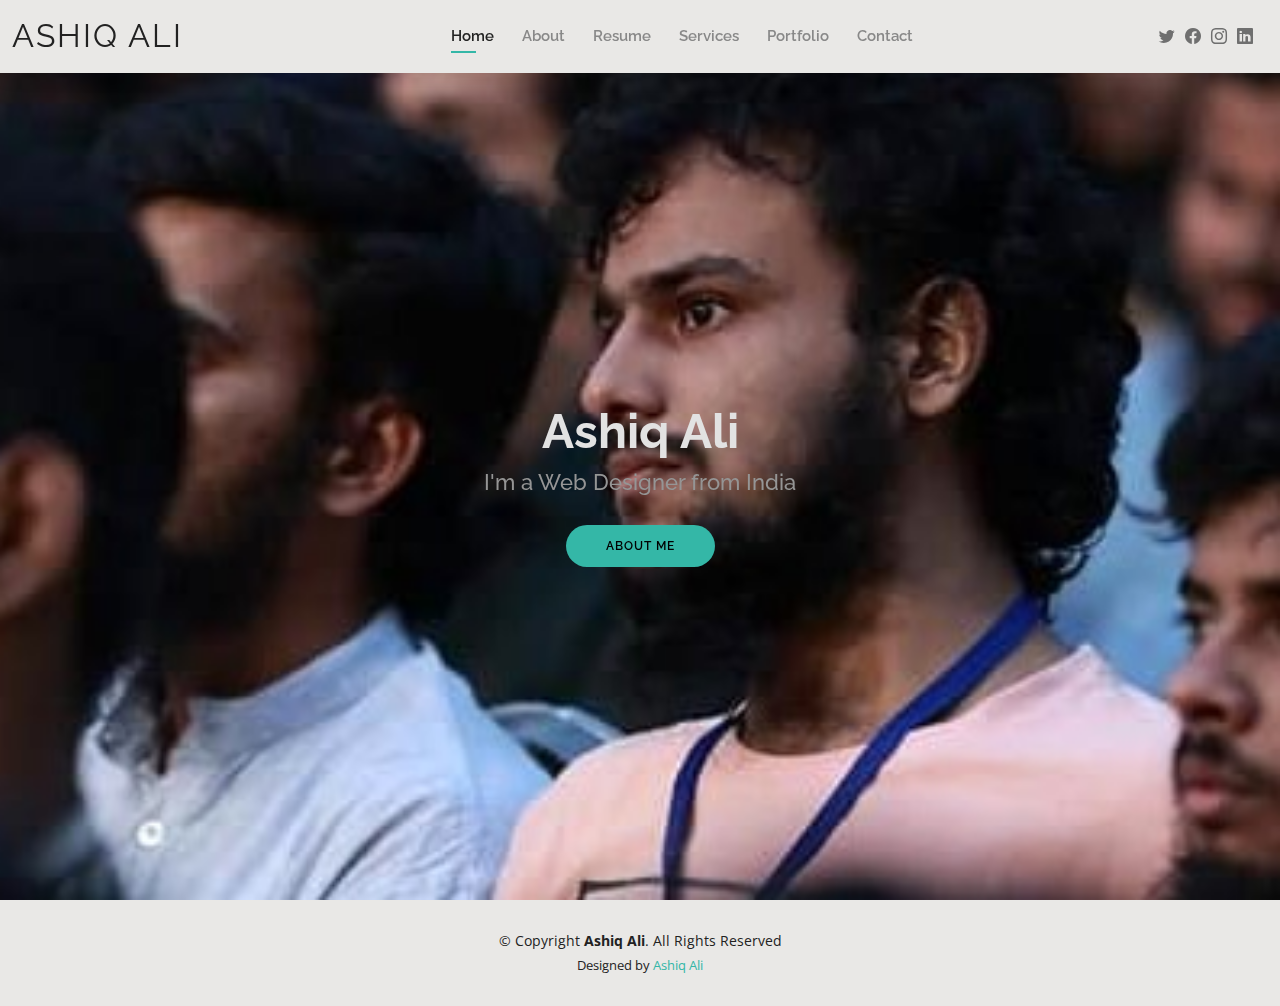
<file: index.html>
<!DOCTYPE html>
<html lang="en">

<head>
  <meta charset="utf-8">
  <meta content="width=device-width, initial-scale=1.0" name="viewport">

  <title>Kelly Bootstrap Template - Index</title>
  <meta content="" name="description">
  <meta content="" name="keywords">

  <!-- Favicons -->
  <link href="assets/img/favicon.png" rel="icon">
  <link href="assets/img/apple-touch-icon.png" rel="apple-touch-icon">

  <!-- Google Fonts -->
  <link
    href="https://fonts.googleapis.com/css?family=Open+Sans:300,300i,400,400i,600,600i,700,700i|Raleway:300,300i,400,400i,500,500i,600,600i,700,700i|Poppins:300,300i,400,400i,500,500i,600,600i,700,700i&display=swap"
    rel="stylesheet">

  <!-- Vendor CSS Files -->
  <link href="assets/vendor/aos/aos.css" rel="stylesheet">
  <link href="assets/vendor/bootstrap/css/bootstrap.min.css" rel="stylesheet">
  <link href="assets/vendor/bootstrap-icons/bootstrap-icons.css" rel="stylesheet">
  <link href="assets/vendor/boxicons/css/boxicons.min.css" rel="stylesheet">
  <link href="assets/vendor/glightbox/css/glightbox.min.css" rel="stylesheet">
  <link href="assets/vendor/swiper/swiper-bundle.min.css" rel="stylesheet">

  <!-- Template Main CSS File -->
  <link href="assets/css/style.css" rel="stylesheet">

  <!-- =======================================================
  * Template Name: Kelly
  * Updated: Jul 27 2023 with Bootstrap v5.3.1
  * Template URL: https://bootstrapmade.com/kelly-free-bootstrap-cv-resume-html-template/
  * Author: BootstrapMade.com
  * License: https://bootstrapmade.com/license/
  ======================================================== -->
</head>

<body>

  <!-- ======= Header ======= -->
  <header id="header" class="fixed-top">
    <div class="container-fluid d-flex justify-content-between align-items-center">

      <h1 class="logo me-auto me-lg-0"><a href="index.html">ASHIQ ALI</a></h1>
      <!-- Uncomment below if you prefer to use an image logo -->
      <!-- <a href="index.html" class="logo"><img src="assets/img/logo.png" alt="" class="img-fluid"></a>-->

      <nav id="navbar" class="navbar order-last order-lg-0">
        <ul>
          <li><a class="active" href="index.html">Home</a></li>
          <li><a href="about.html">About</a></li>
          <li><a href="resume.html">Resume</a></li>
          <li><a href="services.html">Services</a></li>
          <li><a href="portfolio.html">Portfolio</a></li>
          <li><a href="contact.html">Contact</a></li>
        </ul>
        <i class="bi bi-list mobile-nav-toggle"></i>
      </nav><!-- .navbar -->

      <div class="header-social-links">
        <a href="https://twitter.com/ashiqalit" class="twitter" target="_blank"><i class="bi bi-twitter"></i></a>
        <a href="https://www.facebook.com/ashiqalit/" class="facebook" target="_blank"><i class="bi bi-facebook"></i></a>
        <a href="https://www.instagram.com/ashiqali698/" class="instagram" target="_blank"><i class="bi bi-instagram"></i></a>
        <a href="https://www.linkedin.com/in/ashiqalit/" class="linkedin" target="_blank"><i class="bi bi-linkedin"></i></i></a>
      </div>

    </div>

  </header><!-- End Header -->

  <!-- ======= Hero Section ======= -->
  <section id="hero" class="d-flex align-items-center">
    <div class="container d-flex flex-column align-items-center" data-aos="zoom-in" data-aos-delay="100">
      <h1>Ashiq Ali</h1>
      <h2>I'm a Web Designer from India</h2>
      <a href="about.html" class="btn-about">About Me</a>
    </div>
  </section><!-- End Hero -->

  <!-- ======= Footer ======= -->
  <footer id="footer">
    <div class="container">
      <div class="copyright">
        &copy; Copyright <strong><span>Ashiq Ali</span></strong>. All Rights Reserved
      </div>
      <div class="credits">
        <!-- All the links in the footer should remain intact. -->
        <!-- You can delete the links only if you purchased the pro version. -->
        <!-- Licensing information: https://bootstrapmade.com/license/ -->
        <!-- Purchase the pro version with working PHP/AJAX contact form: https://bootstrapmade.com/kelly-free-bootstrap-cv-resume-html-template/ -->
        Designed by <a href="#">Ashiq Ali</a>
      </div>
    </div>
  </footer><!-- End  Footer -->

  <div id="preloader"></div>
  <a href="#" class="back-to-top d-flex align-items-center justify-content-center"><i
      class="bi bi-arrow-up-short"></i></a>

  <!-- Vendor JS Files -->
  <script src="assets/vendor/purecounter/purecounter_vanilla.js"></script>
  <script src="assets/vendor/aos/aos.js"></script>
  <script src="assets/vendor/bootstrap/js/bootstrap.bundle.min.js"></script>
  <script src="assets/vendor/glightbox/js/glightbox.min.js"></script>
  <script src="assets/vendor/isotope-layout/isotope.pkgd.min.js"></script>
  <script src="assets/vendor/swiper/swiper-bundle.min.js"></script>
  <script src="assets/vendor/waypoints/noframework.waypoints.js"></script>
  <script src="assets/vendor/php-email-form/validate.js"></script>

  <!-- Template Main JS File -->
  <script src="assets/js/main.js"></script>

</body>

</html>
</file>
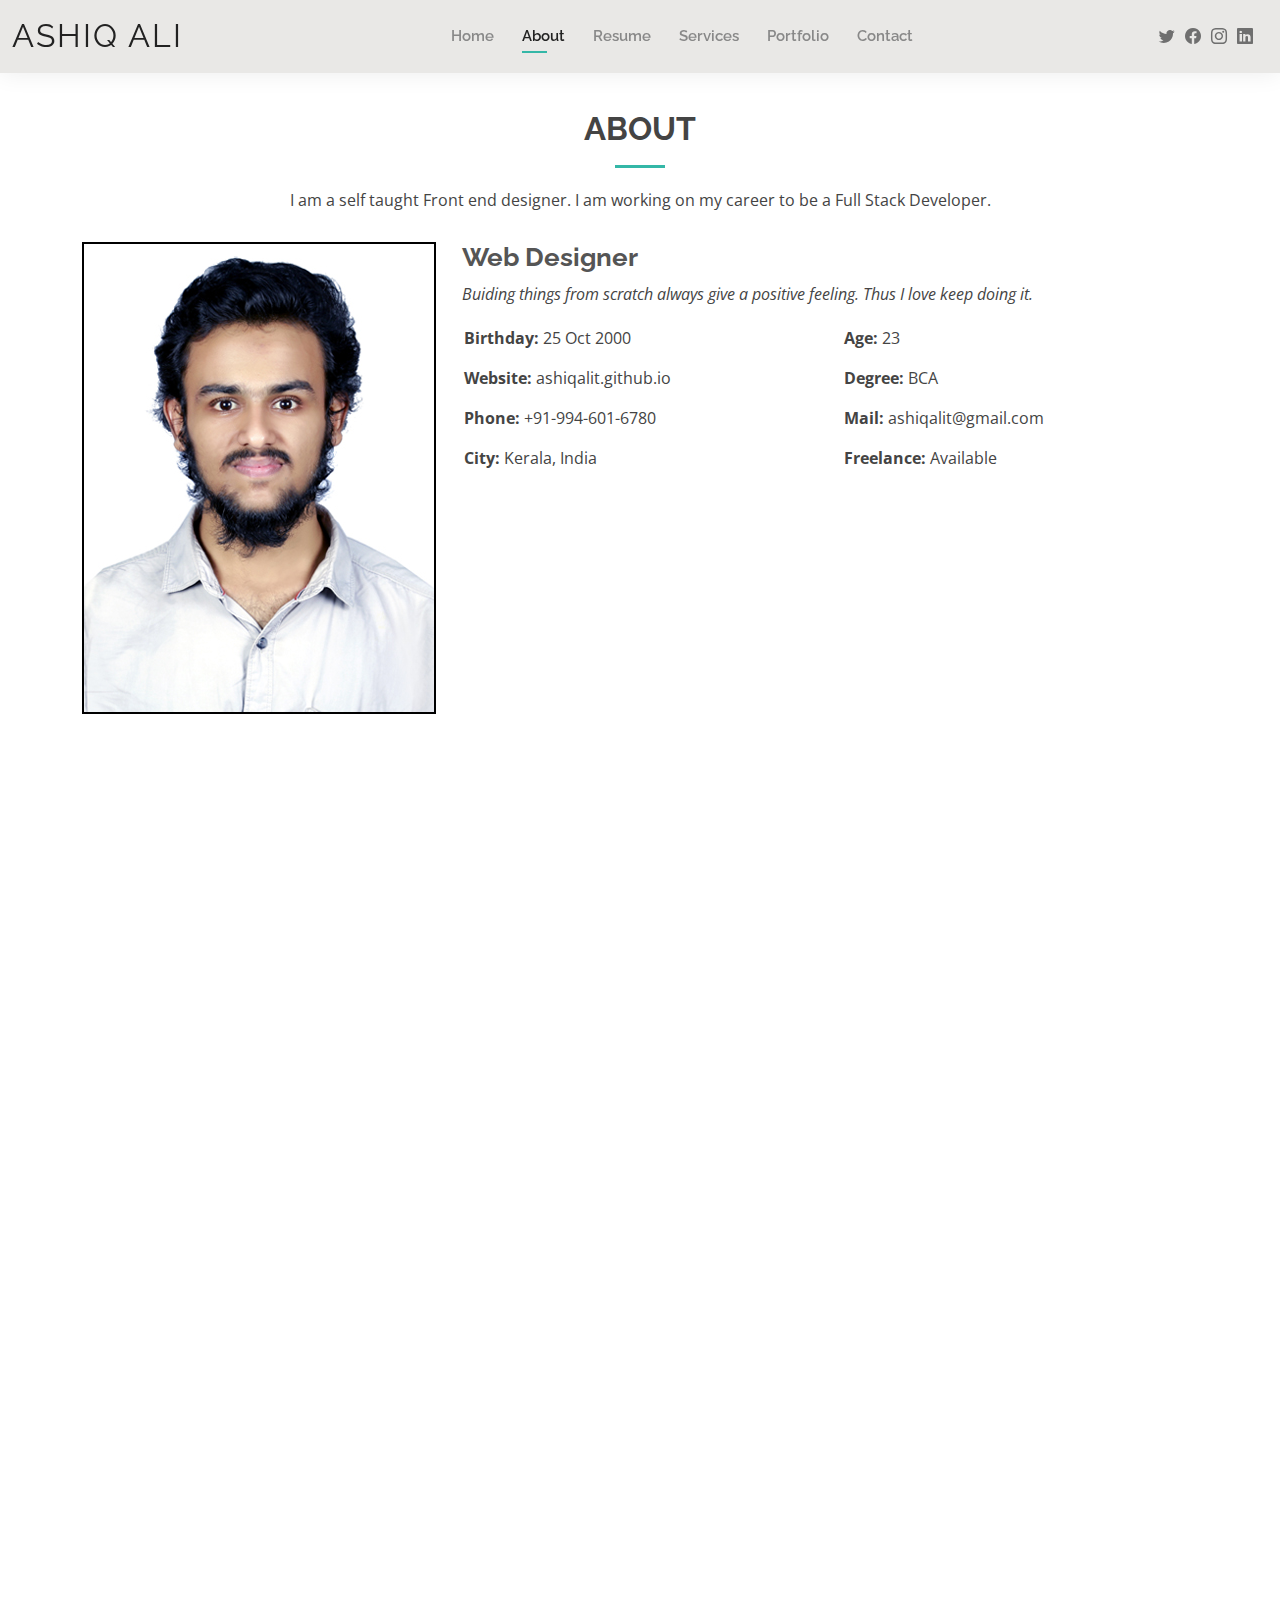
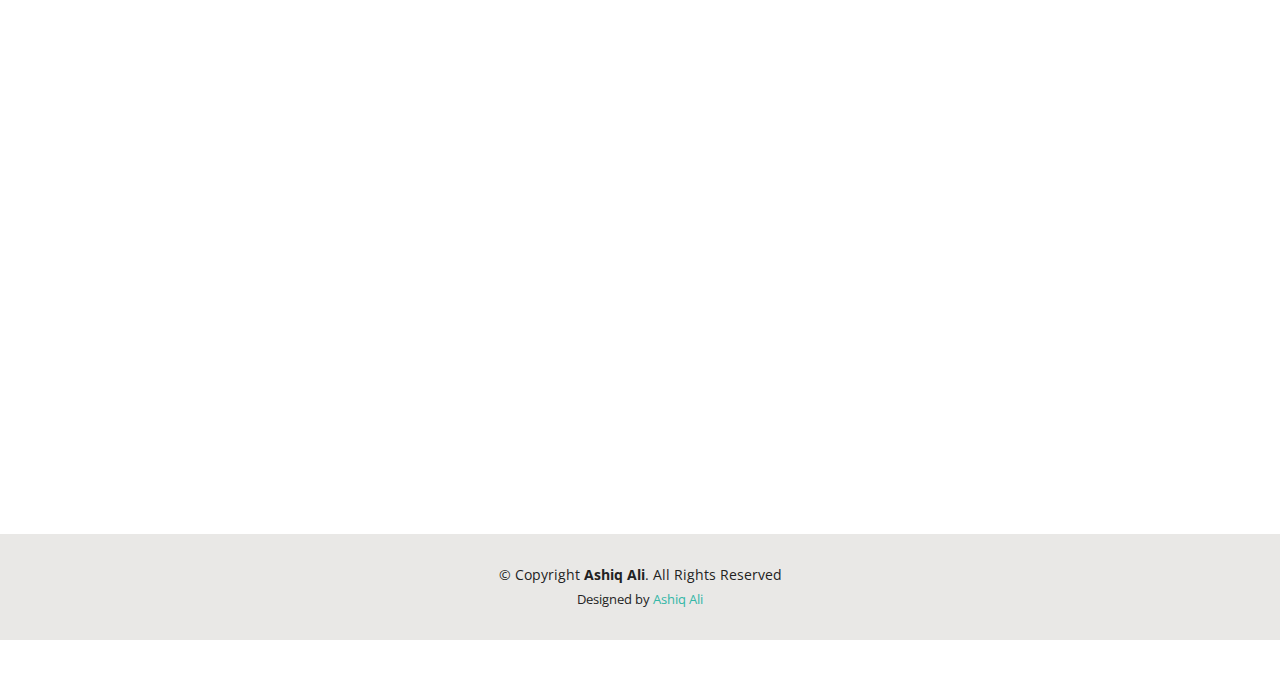
<file: about.html>
<!DOCTYPE html>
<html lang="en">

<head>
  <meta charset="utf-8">
  <meta content="width=device-width, initial-scale=1.0" name="viewport">

  <title>About - Kelly Bootstrap Template</title>
  <meta content="" name="description">
  <meta content="" name="keywords">

  <!-- Favicons -->
  <link href="assets/img/favicon.png" rel="icon">
  <link href="assets/img/apple-touch-icon.png" rel="apple-touch-icon">

  <!-- Google Fonts -->
  <link href="https://fonts.googleapis.com/css?family=Open+Sans:300,300i,400,400i,600,600i,700,700i|Raleway:300,300i,400,400i,500,500i,600,600i,700,700i|Poppins:300,300i,400,400i,500,500i,600,600i,700,700i&display=swap" rel="stylesheet">

  <!-- Vendor CSS Files -->
  <link href="assets/vendor/aos/aos.css" rel="stylesheet">
  <link href="assets/vendor/bootstrap/css/bootstrap.min.css" rel="stylesheet">
  <link href="assets/vendor/bootstrap-icons/bootstrap-icons.css" rel="stylesheet">
  <link href="assets/vendor/boxicons/css/boxicons.min.css" rel="stylesheet">
  <link href="assets/vendor/glightbox/css/glightbox.min.css" rel="stylesheet">
  <link href="assets/vendor/swiper/swiper-bundle.min.css" rel="stylesheet">

  <!-- Template Main CSS File -->
  <link href="assets/css/style.css" rel="stylesheet">

  <!-- =======================================================
  * Template Name: Kelly
  * Updated: Jul 27 2023 with Bootstrap v5.3.1
  * Template URL: https://bootstrapmade.com/kelly-free-bootstrap-cv-resume-html-template/
  * Author: BootstrapMade.com
  * License: https://bootstrapmade.com/license/
  ======================================================== -->
</head>

<body>

  <!-- ======= Header ======= -->
  <header id="header" class="fixed-top">
    <div class="container-fluid d-flex justify-content-between align-items-center">

      <h1 class="logo me-auto me-lg-0"><a href="index.html">ASHIQ ALI</a></h1>
      <!-- Uncomment below if you prefer to use an image logo -->
      <!-- <a href="index.html" class="logo"><img src="assets/img/logo.png" alt="" class="img-fluid"></a>-->

      <nav id="navbar" class="navbar order-last order-lg-0">
        <ul>
          <li><a href="index.html">Home</a></li>
          <li><a class="active" href="about.html">About</a></li>
          <li><a href="resume.html">Resume</a></li>
          <li><a href="services.html">Services</a></li>
          <li><a href="portfolio.html">Portfolio</a></li>
          <li><a href="contact.html">Contact</a></li>
        </ul>
        <i class="bi bi-list mobile-nav-toggle"></i>
      </nav><!-- .navbar -->

      <div class="header-social-links">
        <a href="https://twitter.com/ashiqalit" class="twitter" target="_blank"><i class="bi bi-twitter"></i></a>
        <a href="https://www.facebook.com/ashiqalit/" class="facebook" target="_blank"><i class="bi bi-facebook"></i></a>
        <a href="https://www.instagram.com/ashiqali698/" class="instagram" target="_blank"><i class="bi bi-instagram"></i></a>
        <a href="https://www.linkedin.com/in/ashiqalit/" class="linkedin" target="_blank"><i class="bi bi-linkedin"></i></i></a>
      </div>

    </div>

  </header><!-- End Header -->

  <main id="main">

    <!-- ======= About Section ======= -->
    <section id="about" class="about">
      <div class="container" data-aos="fade-up">

        <div class="section-title">
          <h2>About</h2>
          <p>I am a self taught Front end designer. I am working on my career to be a Full Stack Developer.</p>
        </div>

        <div class="row">
          <div class="col-lg-4">
            <img src="assets/img/about.jpg" class="img-fluid" alt="">
          </div>
          <div class="col-lg-8 pt-4 pt-lg-0 content">
            <h3>Web Designer</h3>
            <p class="fst-italic">
              Buiding things from scratch always give a positive feeling. Thus I love keep doing it.
            </p>
            <div class="row">
              <div class="col-lg-6">
                <ul>
                  <li><i class="bi bi-rounded-right"></i> <strong>Birthday:</strong> 25 Oct 2000</li>
                  <li><i class="bi bi-rounded-right"></i> <strong>Website:</strong> ashiqalit.github.io</li>
                  <li><i class="bi bi-rounded-right"></i> <strong>Phone:</strong> +91-994-601-6780</li>
                  <li><i class="bi bi-rounded-right"></i> <strong>City:</strong> Kerala, India</li>
                </ul>
              </div>
              <div class="col-lg-6">
                <ul>
                  <li><i class="bi bi-rounded-right"></i> <strong>Age:</strong> 23</li>
                  <li><i class="bi bi-rounded-right"></i> <strong>Degree:</strong> BCA</li>
                  <li><i class="bi bi-rounded-right"></i> <strong>Mail:</strong> ashiqalit@gmail.com</li>
                  <li><i class="bi bi-rounded-right"></i> <strong>Freelance:</strong> Available</li>
                </ul>
              </div>
            </div>
          </div>
        </div>

      </div>
    </section><!-- End About Section -->

    <!-- ======= Skills Section ======= -->
    <section id="skills" class="skills">
      <div class="container" data-aos="fade-up">

        <div class="section-title">
          <h2>Skills</h2>
          <p>These skills wil get updated in coming weeks</p>
        </div>

        <div class="row skills-content">

          <div class="col-lg-6">

            <div class="progress">
              <span class="skill">HTML <i class="val">100%</i></span>
              <div class="progress-bar-wrap">
                <div class="progress-bar" role="progressbar" aria-valuenow="100" aria-valuemin="0" aria-valuemax="100"></div>
              </div>
            </div>

            <div class="progress">
              <span class="skill">CSS <i class="val">90%</i></span>
              <div class="progress-bar-wrap">
                <div class="progress-bar" role="progressbar" aria-valuenow="90" aria-valuemin="0" aria-valuemax="100"></div>
              </div>
            </div>
            <div class="progress">
              <span class="skill">Figma <i class="val">60%</i></span>
              <div class="progress-bar-wrap">
                <div class="progress-bar" role="progressbar" aria-valuenow="90" aria-valuemin="0" aria-valuemax="100"></div>
              </div>
            </div>
          </div>

          <div class="col-lg-6">

            <div class="progress">
              <span class="skill">JavaScript <i class="val">55%</i></span>
              <div class="progress-bar-wrap">
                <div class="progress-bar" role="progressbar" aria-valuenow="75" aria-valuemin="0" aria-valuemax="100"></div>
              </div>
            </div>

            <div class="progress">
              <span class="skill">Bootstrap 5 <i class="val">90%</i></span>
              <div class="progress-bar-wrap">
                <div class="progress-bar" role="progressbar" aria-valuenow="90" aria-valuemin="0" aria-valuemax="100"></div>
              </div>
            </div>

          </div>

        </div>

      </div>
    </section><!-- End Skills Section -->

    <!-- ======= Facts Section ======= -->
    <section id="facts" class="facts">
      <div class="container" data-aos="fade-up">

        <div class="section-title">
          <h2>Facts</h2>
          <p>Being a fresher, I cound complete four projects including this portfolio</p>
        </div>

        <div class="row counters">

          <div class="col text-center">
            <span data-purecounter-start="0" data-purecounter-end="4" data-purecounter-duration="1" class="purecounter"></span>
            <p>Projects</p>
          </div>

        </div>

      </div>
    </section><!-- End Facts Section -->

    <!-- ======= Testimonials Section ======= -->
    <section id="testimonials" class="testimonials">
      <div class="container" data-aos="fade-up">

        <div class="section-title">
          <h2>Testimonials</h2>
          <p>See what others say.</p>
        </div>

        <div class="testimonials-slider swiper" data-aos="fade-up" data-aos-delay="100">
          <div class="swiper-wrapper">

            <div class="swiper-slide">
              <div class="testimonial-item">
                <img src="assets/img/testimonials/testimonials-3.jpg" class="testimonial-img" alt="">
                <h3>Anju Nair</h3>
                <h4>Tutor</h4>
                <p>
                  <i class="bx bxs-quote-alt-left quote-icon-left"></i>
                  An amazing child with strong passion towards technology and empathy and compassion to his collegues.
                  <i class="bx bxs-quote-alt-right quote-icon-right"></i>
                </p>
              </div>
            </div><!-- End testimonial item -->

            <div class="swiper-slide">
              <div class="testimonial-item">
                <img src="assets/img/testimonials/testimonials-4.jpg" class="testimonial-img" alt="">
                <h3>Hisham</h3>
                <h4>Head of Department, Computer Science</h4>
                <p>
                  <i class="bx bxs-quote-alt-left quote-icon-left"></i>
                  He showed great interest in conducting tech events in the college, one of my great students.
                  <i class="bx bxs-quote-alt-right quote-icon-right"></i>
                </p>
              </div>
            </div><!-- End testimonial item -->

            <div class="swiper-slide">
              <div class="testimonial-item">
                <img src="assets/img/testimonials/testimonials-5.jpg" class="testimonial-img" alt="">
                <h3>Mohammed Shameel</h3>
                <h4>Collegue</h4>
                <p>
                  <i class="bx bxs-quote-alt-left quote-icon-left"></i>
                  Ashiq was very helpful in my acadamic years. He was the one I always relied upon when my computer stucks or with complex problems.
                  <i class="bx bxs-quote-alt-right quote-icon-right"></i>
                </p>
              </div>
            </div><!-- End testimonial item -->

          </div>
          <div class="swiper-pagination"></div>
        </div>

      </div>
    </section><!-- End Testimonials Section -->

  </main><!-- End #main -->

  <!-- ======= Footer ======= -->
  <footer id="footer">
    <div class="container">
      <div class="copyright">
        &copy; Copyright <strong><span>Ashiq Ali</span></strong>. All Rights Reserved
      </div>
      <div class="credits">
        <!-- All the links in the footer should remain intact. -->
        <!-- You can delete the links only if you purchased the pro version. -->
        <!-- Licensing information: https://bootstrapmade.com/license/ -->
        <!-- Purchase the pro version with working PHP/AJAX contact form: https://bootstrapmade.com/kelly-free-bootstrap-cv-resume-html-template/ -->
        Designed by <a href="#">Ashiq Ali</a>
      </div>
    </div>
  </footer><!-- End  Footer -->

  <div id="preloader"></div>
  <a href="#" class="back-to-top d-flex align-items-center justify-content-center"><i class="bi bi-arrow-up-short"></i></a>

  <!-- Vendor JS Files -->
  <script src="assets/vendor/purecounter/purecounter_vanilla.js"></script>
  <script src="assets/vendor/aos/aos.js"></script>
  <script src="assets/vendor/bootstrap/js/bootstrap.bundle.min.js"></script>
  <script src="assets/vendor/glightbox/js/glightbox.min.js"></script>
  <script src="assets/vendor/isotope-layout/isotope.pkgd.min.js"></script>
  <script src="assets/vendor/swiper/swiper-bundle.min.js"></script>
  <script src="assets/vendor/waypoints/noframework.waypoints.js"></script>
  <script src="assets/vendor/php-email-form/validate.js"></script>

  <!-- Template Main JS File -->
  <script src="assets/js/main.js"></script>

</body>

</html>
</file>
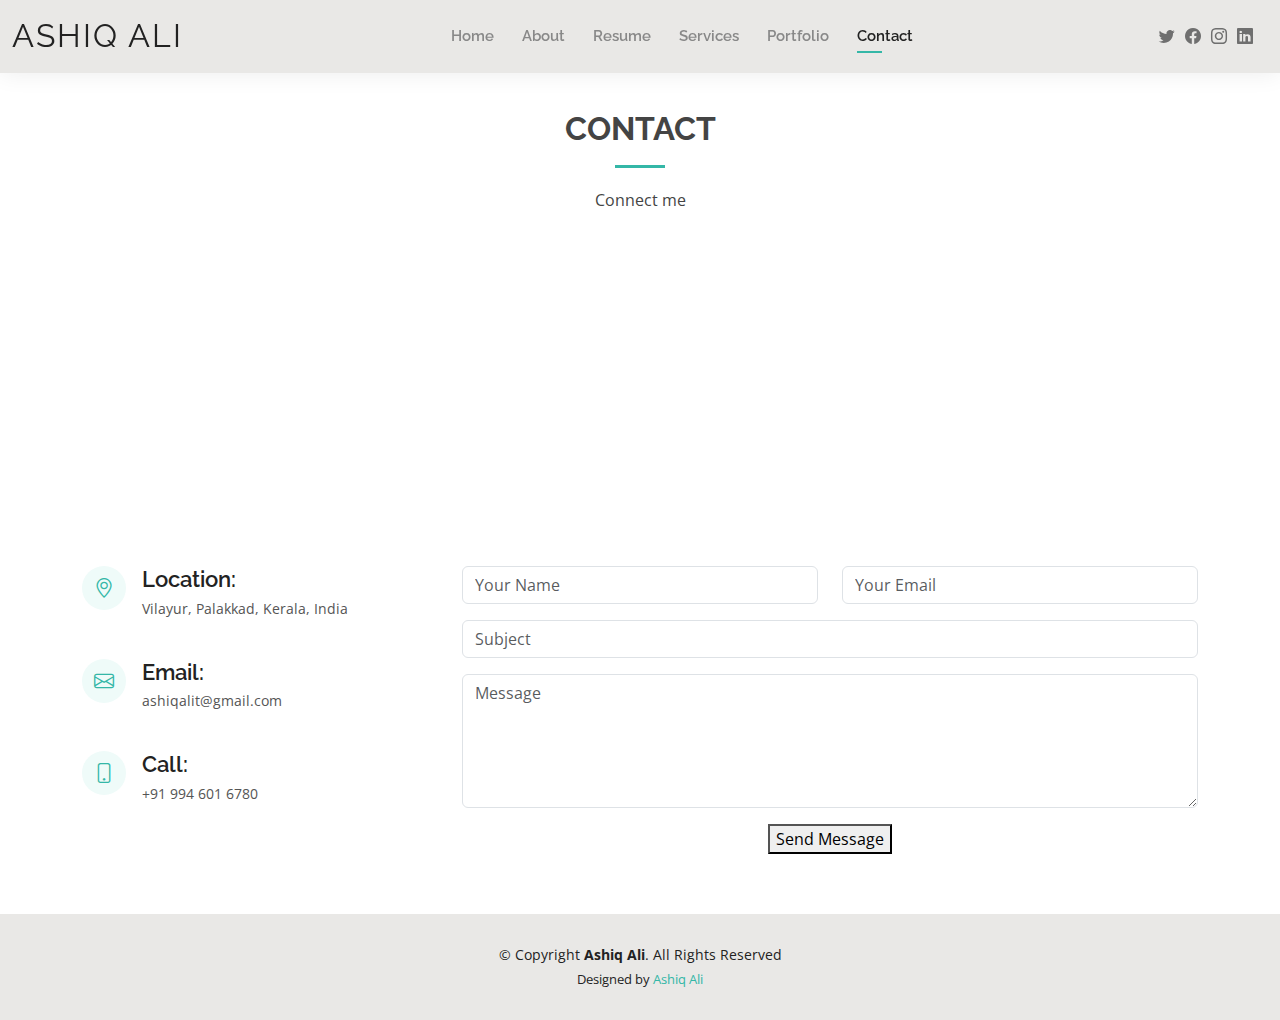
<file: contact.html>
<!DOCTYPE html>
<html lang="en">

<head>
  <meta charset="utf-8">
  <meta content="width=device-width, initial-scale=1.0" name="viewport">

  <title>Contact - Kelly Bootstrap Template</title>
  <meta content="" name="description">
  <meta content="" name="keywords">

  <!-- Favicons -->
  <link href="assets/img/favicon.png" rel="icon">
  <link href="assets/img/apple-touch-icon.png" rel="apple-touch-icon">

  <!-- Google Fonts -->
  <link
    href="https://fonts.googleapis.com/css?family=Open+Sans:300,300i,400,400i,600,600i,700,700i|Raleway:300,300i,400,400i,500,500i,600,600i,700,700i|Poppins:300,300i,400,400i,500,500i,600,600i,700,700i&display=swap"
    rel="stylesheet">

  <!-- Vendor CSS Files -->
  <link href="assets/vendor/aos/aos.css" rel="stylesheet">
  <link href="assets/vendor/bootstrap/css/bootstrap.min.css" rel="stylesheet">
  <link href="assets/vendor/bootstrap-icons/bootstrap-icons.css" rel="stylesheet">
  <link href="assets/vendor/boxicons/css/boxicons.min.css" rel="stylesheet">
  <link href="assets/vendor/glightbox/css/glightbox.min.css" rel="stylesheet">
  <link href="assets/vendor/swiper/swiper-bundle.min.css" rel="stylesheet">

  <!-- Template Main CSS File -->
  <link href="assets/css/style.css" rel="stylesheet">

  <!-- =======================================================
  * Template Name: Kelly
  * Updated: Jul 27 2023 with Bootstrap v5.3.1
  * Template URL: https://bootstrapmade.com/kelly-free-bootstrap-cv-resume-html-template/
  * Author: BootstrapMade.com
  * License: https://bootstrapmade.com/license/
  ======================================================== -->
</head>

<body>

  <!-- ======= Header ======= -->
  <header id="header" class="fixed-top">
    <div class="container-fluid d-flex justify-content-between align-items-center">

      <h1 class="logo me-auto me-lg-0"><a href="index.html">Ashiq Ali</a></h1>
      <!-- Uncomment below if you prefer to use an image logo -->
      <!-- <a href="index.html" class="logo"><img src="assets/img/logo.png" alt="" class="img-fluid"></a>-->

      <nav id="navbar" class="navbar order-last order-lg-0">
        <ul>
          <li><a href="index.html">Home</a></li>
          <li><a href="about.html">About</a></li>
          <li><a href="resume.html">Resume</a></li>
          <li><a href="services.html">Services</a></li>
          <li><a href="portfolio.html">Portfolio</a></li>
          <li><a class="active" href="contact.html">Contact</a></li>
        </ul>
        <i class="bi bi-list mobile-nav-toggle"></i>
      </nav><!-- .navbar -->

      <div class="header-social-links">
        <a href="https://twitter.com/ashiqalit" class="twitter" target="_blank"><i class="bi bi-twitter"></i></a>
        <a href="https://www.facebook.com/ashiqalit/" class="facebook" target="_blank"><i class="bi bi-facebook"></i></a>
        <a href="https://www.instagram.com/ashiqali698/" class="instagram" target="_blank"><i class="bi bi-instagram"></i></a>
        <a href="https://www.linkedin.com/in/ashiqalit/" class="linkedin" target="_blank"><i class="bi bi-linkedin"></i></i></a>
      </div>

    </div>

  </header><!-- End Header -->

  <main id="main">

    <!-- ======= Contact Section ======= -->
    <section id="contact" class="contact">
      <div class="container" data-aos="fade-up">

        <div class="section-title">
          <h2>Contact</h2>
          <p>Connect me</p>
        </div>

        <div>
          <iframe
            src="https://www.google.com/maps/embed?pb=!1m18!1m12!1m3!1d62708.81475134411!2d76.61270764037258!3d10.788248691965773!2m3!1f0!2f0!3f0!3m2!1i1024!2i768!4f13.1!3m3!1m2!1s0x3ba86dfa087d31ad%3A0xf542d6eb7a870a56!2sPalakkad%2C%20Kerala!5e0!3m2!1sen!2sin!4v1694260914536!5m2!1sen!2sin"
            width="600" height="450" style="border:0; width: 100%; height: 270px;" allowfullscreen="" loading="lazy"
            referrerpolicy="no-referrer-when-downgrade"></iframe>
        </div>

        <div class="row mt-5">

          <div class="col-lg-4">
            <div class="info">
              <div class="address">
                <i class="bi bi-geo-alt"></i>
                <h4>Location:</h4>
                <p>Vilayur, Palakkad, Kerala, India</p>
              </div>

              <div class="email">
                <i class="bi bi-envelope"></i>
                <h4>Email:</h4>
                <p>ashiqalit@gmail.com</p>
              </div>

              <div class="phone">
                <i class="bi bi-phone"></i>
                <h4>Call:</h4>
                <p>+91 994 601 6780</p>
              </div>

            </div>

          </div>

          <div class="col-lg-8 mt-5 mt-lg-0">

            <form action="#" method="post" role="form" class="needs-validation" novalidate>
              <div class="row">
                <div class="col-md-6 form-group">
                  <input type="text" name="name" class="form-control" id="name" placeholder="Your Name" required>
                  <div class="valid-feedback">Valid.</div>
                  <div class="invalid-feedback">Please fill out this field.</div>
                </div>
                <div class="col-md-6 form-group mt-3 mt-md-0">
                  <input type="email" class="form-control" name="email" id="email" placeholder="Your Email" required>
                  <div class="valid-feedback">Valid.</div>
                  <div class="invalid-feedback">Please fill out this field.</div>
                </div>
              </div>
              <div class="form-group mt-3">
                <input type="text" class="form-control" name="subject" id="subject" placeholder="Subject" required>
                <div class="valid-feedback">Valid.</div>
                <div class="invalid-feedback">Please fill out this field.</div>
              </div>
              <div class="form-group mt-3">
                <textarea class="form-control" name="message" rows="5" placeholder="Message" required></textarea>
                <div class="valid-feedback">Valid.</div>
                <div class="invalid-feedback">Please fill out this field.</div>
              </div>
              <div class="my-3">
                <!-- <div class="loading">Loading</div> -->
                <div class="error-message"></div>
                <!-- <div class="sent-message">Your message has been sent. Thank you!</div> -->
              </div>
              <div class="text-center"><button type="submit">Send Message</button></div>
            </form>

          </div>

        </div>

      </div>
    </section><!-- End Contact Section -->

  </main><!-- End #main -->

  <!-- ======= Footer ======= -->
  <footer id="footer">
    <div class="container">
      <div class="copyright">
        &copy; Copyright <strong><span>Ashiq Ali</span></strong>. All Rights Reserved
      </div>
      <div class="credits">
        <!-- All the links in the footer should remain intact. -->
        <!-- You can delete the links only if you purchased the pro version. -->
        <!-- Licensing information: https://bootstrapmade.com/license/ -->
        <!-- Purchase the pro version with working PHP/AJAX contact form: https://bootstrapmade.com/kelly-free-bootstrap-cv-resume-html-template/ -->
        Designed by <a href="#">Ashiq Ali</a>
      </div>
    </div>
  </footer><!-- End  Footer -->

  <div id="preloader"></div>
  <a href="#" class="back-to-top d-flex align-items-center justify-content-center"><i
      class="bi bi-arrow-up-short"></i></a>

  <!-- Vendor JS Files -->
  <script src="assets/vendor/purecounter/purecounter_vanilla.js"></script>
  <script src="assets/vendor/aos/aos.js"></script>
  <script src="assets/vendor/bootstrap/js/bootstrap.bundle.min.js"></script>
  <script src="assets/vendor/glightbox/js/glightbox.min.js"></script>
  <script src="assets/vendor/isotope-layout/isotope.pkgd.min.js"></script>
  <script src="assets/vendor/swiper/swiper-bundle.min.js"></script>
  <script src="assets/vendor/waypoints/noframework.waypoints.js"></script>
  <script src="assets/vendor/php-email-form/validate.js"></script>

  <!-- Template Main JS File -->
  <script src="assets/js/main.js"></script>
  <script>
    (function () {
  'use strict'

  // Fetch all the forms we want to apply custom Bootstrap validation styles to
  var forms = document.querySelectorAll('.needs-validation')

  // Loop over them and prevent submission
  Array.prototype.slice.call(forms)
    .forEach(function (form) {
      form.addEventListener('submit', function (event) {
        if (!form.checkValidity()) {
          event.preventDefault()
          event.stopPropagation()
        }

        form.classList.add('was-validated')
      }, false)
    })
})()
  </script>

</body>

</html>
</file>
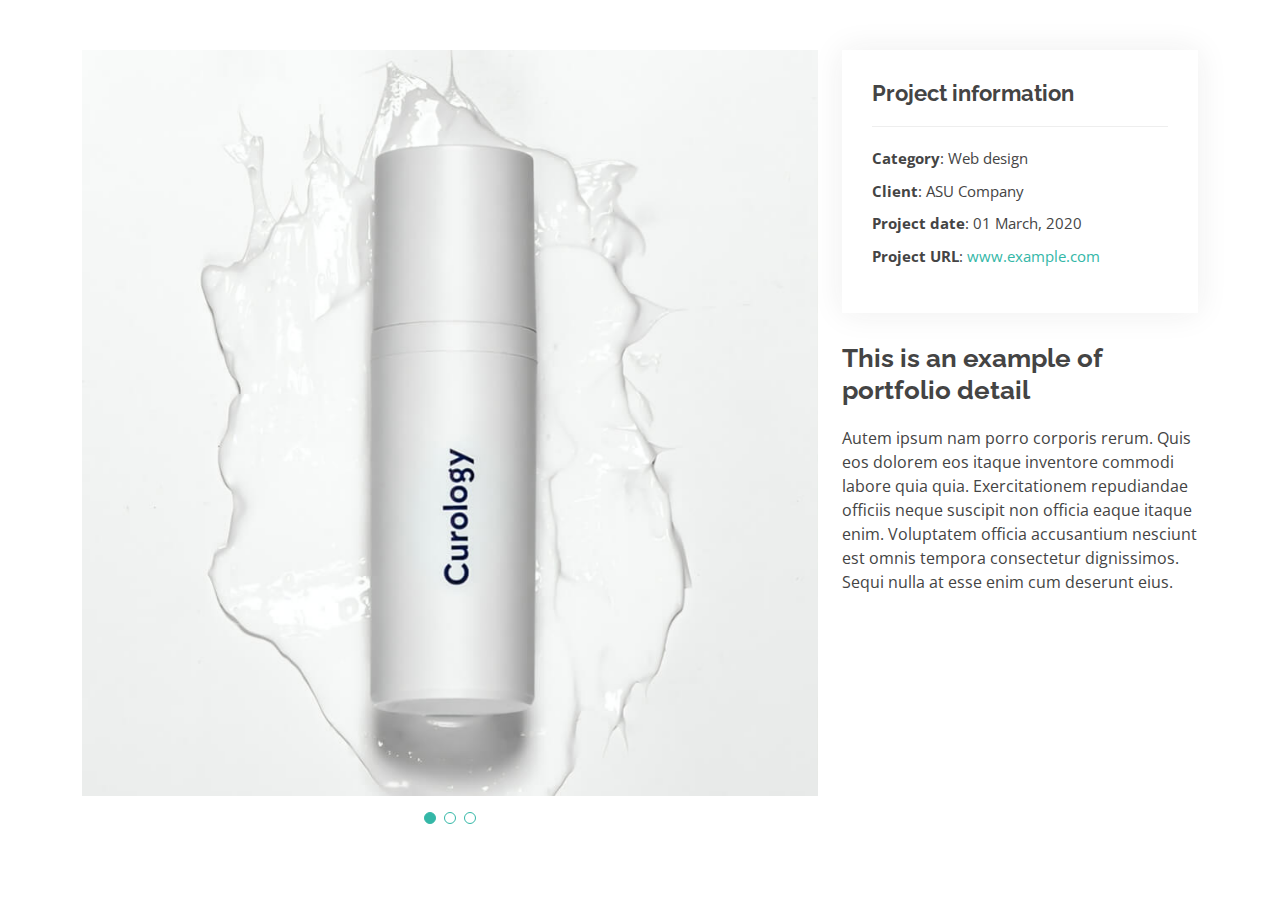
<file: portfolio-details.html>
<!DOCTYPE html>
<html lang="en">

<head>
  <meta charset="utf-8">
  <meta content="width=device-width, initial-scale=1.0" name="viewport">

  <title>Portfolio Details - Kelly Bootstrap Template</title>
  <meta content="" name="description">
  <meta content="" name="keywords">

  <!-- Favicons -->
  <link href="assets/img/favicon.png" rel="icon">
  <link href="assets/img/apple-touch-icon.png" rel="apple-touch-icon">

  <!-- Google Fonts -->
  <link href="https://fonts.googleapis.com/css?family=Open+Sans:300,300i,400,400i,600,600i,700,700i|Raleway:300,300i,400,400i,500,500i,600,600i,700,700i|Poppins:300,300i,400,400i,500,500i,600,600i,700,700i&display=swap" rel="stylesheet">

  <!-- Vendor CSS Files -->
  <link href="assets/vendor/aos/aos.css" rel="stylesheet">
  <link href="assets/vendor/bootstrap/css/bootstrap.min.css" rel="stylesheet">
  <link href="assets/vendor/bootstrap-icons/bootstrap-icons.css" rel="stylesheet">
  <link href="assets/vendor/boxicons/css/boxicons.min.css" rel="stylesheet">
  <link href="assets/vendor/glightbox/css/glightbox.min.css" rel="stylesheet">
  <link href="assets/vendor/swiper/swiper-bundle.min.css" rel="stylesheet">

  <!-- Template Main CSS File -->
  <link href="assets/css/style.css" rel="stylesheet">

  <!-- =======================================================
  * Template Name: Kelly
  * Updated: Jul 27 2023 with Bootstrap v5.3.1
  * Template URL: https://bootstrapmade.com/kelly-free-bootstrap-cv-resume-html-template/
  * Author: BootstrapMade.com
  * License: https://bootstrapmade.com/license/
  ======================================================== -->
</head>

<body>

  <main id="main">

    <!-- ======= Portfolio Details Section ======= -->
    <section id="portfolio-details" class="portfolio-details">
      <div class="container">

        <div class="row gy-4">

          <div class="col-lg-8">
            <div class="portfolio-details-slider swiper">
              <div class="swiper-wrapper align-items-center">

                <div class="swiper-slide">
                  <img src="assets/img/portfolio/portfolio-1.jpg" alt="">
                </div>

                <div class="swiper-slide">
                  <img src="assets/img/portfolio/portfolio-2.jpg" alt="">
                </div>

                <div class="swiper-slide">
                  <img src="assets/img/portfolio/portfolio-3.jpg" alt="">
                </div>

              </div>
              <div class="swiper-pagination"></div>
            </div>
          </div>

          <div class="col-lg-4">
            <div class="portfolio-info">
              <h3>Project information</h3>
              <ul>
                <li><strong>Category</strong>: Web design</li>
                <li><strong>Client</strong>: ASU Company</li>
                <li><strong>Project date</strong>: 01 March, 2020</li>
                <li><strong>Project URL</strong>: <a href="#">www.example.com</a></li>
              </ul>
            </div>
            <div class="portfolio-description">
              <h2>This is an example of portfolio detail</h2>
              <p>
                Autem ipsum nam porro corporis rerum. Quis eos dolorem eos itaque inventore commodi labore quia quia. Exercitationem repudiandae officiis neque suscipit non officia eaque itaque enim. Voluptatem officia accusantium nesciunt est omnis tempora consectetur dignissimos. Sequi nulla at esse enim cum deserunt eius.
              </p>
            </div>
          </div>

        </div>

      </div>
    </section><!-- End Portfolio Details Section -->

  </main><!-- End #main -->

  <div id="preloader"></div>
  <a href="#" class="back-to-top d-flex align-items-center justify-content-center"><i class="bi bi-arrow-up-short"></i></a>

  <!-- Vendor JS Files -->
  <script src="assets/vendor/purecounter/purecounter_vanilla.js"></script>
  <script src="assets/vendor/aos/aos.js"></script>
  <script src="assets/vendor/bootstrap/js/bootstrap.bundle.min.js"></script>
  <script src="assets/vendor/glightbox/js/glightbox.min.js"></script>
  <script src="assets/vendor/isotope-layout/isotope.pkgd.min.js"></script>
  <script src="assets/vendor/swiper/swiper-bundle.min.js"></script>
  <script src="assets/vendor/waypoints/noframework.waypoints.js"></script>
  <script src="assets/vendor/php-email-form/validate.js"></script>

  <!-- Template Main JS File -->
  <script src="assets/js/main.js"></script>

</body>

</html>
</file>
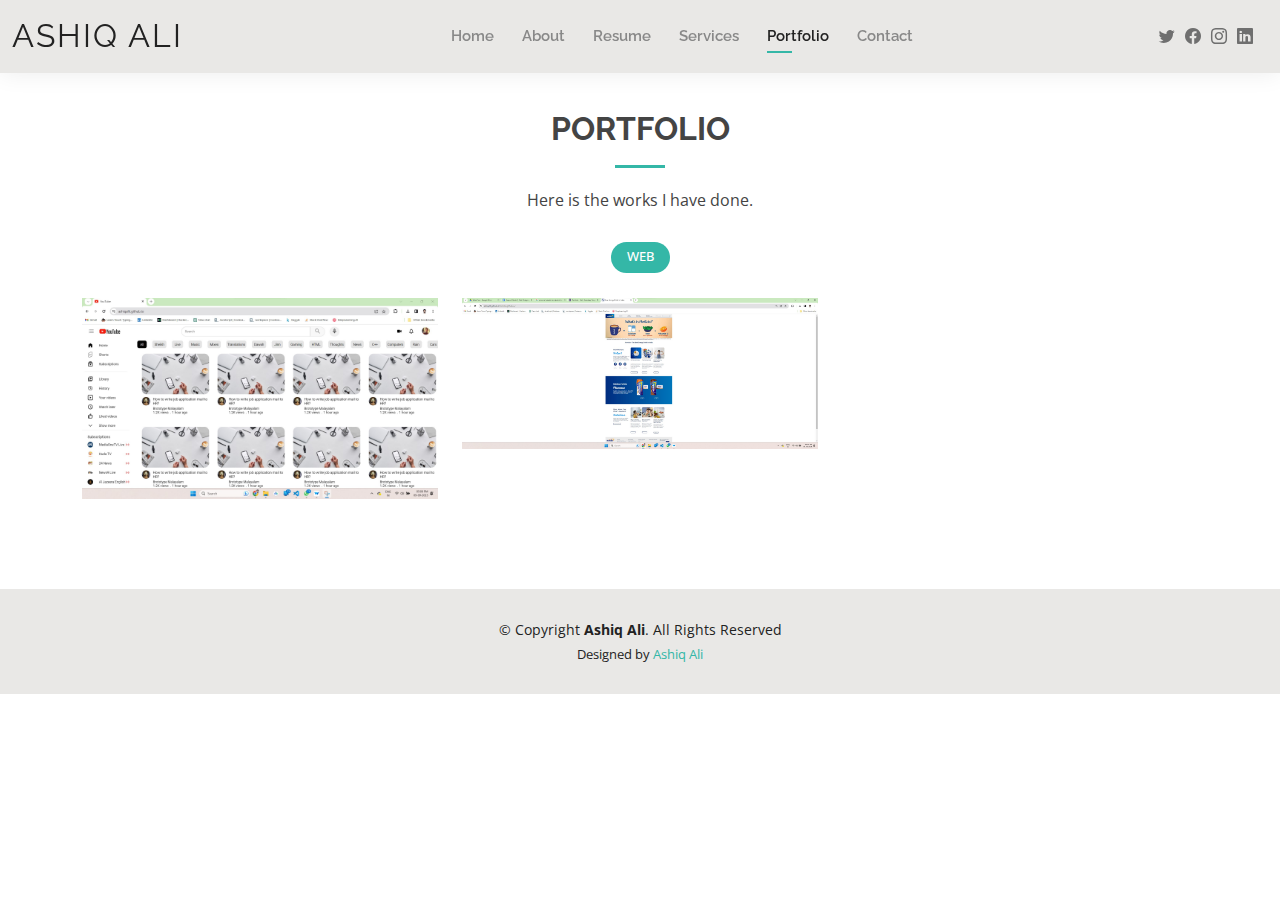
<file: portfolio.html>
<!DOCTYPE html>
<html lang="en">

<head>
  <meta charset="utf-8">
  <meta content="width=device-width, initial-scale=1.0" name="viewport">

  <title>Portfolio - Kelly Bootstrap Template</title>
  <meta content="" name="description">
  <meta content="" name="keywords">

  <!-- Favicons -->
  <link href="assets/img/favicon.png" rel="icon">
  <link href="assets/img/apple-touch-icon.png" rel="apple-touch-icon">

  <!-- Google Fonts -->
  <link href="https://fonts.googleapis.com/css?family=Open+Sans:300,300i,400,400i,600,600i,700,700i|Raleway:300,300i,400,400i,500,500i,600,600i,700,700i|Poppins:300,300i,400,400i,500,500i,600,600i,700,700i&display=swap target="_blank"" rel="stylesheet">

  <!-- Vendor CSS Files -->
  <link href="assets/vendor/aos/aos.css" rel="stylesheet">
  <link href="assets/vendor/bootstrap/css/bootstrap.min.css" rel="stylesheet">
  <link href="assets/vendor/bootstrap-icons/bootstrap-icons.css" rel="stylesheet">
  <link href="assets/vendor/boxicons/css/boxicons.min.css" rel="stylesheet">
  <link href="assets/vendor/glightbox/css/glightbox.min.css" rel="stylesheet">
  <link href="assets/vendor/swiper/swiper-bundle.min.css" rel="stylesheet">

  <!-- Template Main CSS File -->
  <link href="assets/css/style.css" rel="stylesheet">

  <!-- =======================================================
  * Template Name: Kelly
  * Updated: Jul 27 2023 with Bootstrap v5.3.1
  * Template URL: https://bootstrapmade.com/kelly-free-bootstrap-cv-resume-html-template/
  * Author: BootstrapMade.com
  * License: https://bootstrapmade.com/license/
  ======================================================== -->
</head>

<body>

  <!-- ======= Header ======= -->
  <header id="header" class="fixed-top">
    <div class="container-fluid d-flex justify-content-between align-items-center">

      <h1 class="logo me-auto me-lg-0"><a href="index.html">ASHIQ ALI</a></h1>
      <!-- Uncomment below if you prefer to use an image logo -->
      <!-- <a href="index.html" class="logo"><img src="assets/img/logo.png" alt="" class="img-fluid"></a>-->

      <nav id="navbar" class="navbar order-last order-lg-0">
        <ul>
          <li><a href="index.html">Home</a></li>
          <li><a href="about.html">About</a></li>
          <li><a href="resume.html">Resume</a></li>
          <li><a href="services.html">Services</a></li>
          <li><a class="active" href="portfolio.html">Portfolio</a></li>
          <li><a href="contact.html">Contact</a></li>
        </ul>
        <i class="bi bi-list mobile-nav-toggle"></i>
      </nav><!-- .navbar -->

      <div class="header-social-links">
        <a href="https://twitter.com/ashiqalit" class="twitter" target="_blank"><i class="bi bi-twitter"></i></a>
        <a href="https://www.facebook.com/ashiqalit/" class="facebook" target="_blank"><i class="bi bi-facebook"></i></a>
        <a href="https://www.instagram.com/ashiqali698/" class="instagram" target="_blank"><i class="bi bi-instagram"></i></a>
        <a href="https://www.linkedin.com/in/ashiqalit/" class="linkedin" target="_blank"><i class="bi bi-linkedin"></i></i></a>
      </div>

    </div>

  </header><!-- End Header -->

  <main id="main">

    <!-- ======= Portfolio Section ======= -->
    <section id="portfolio" class="portfolio">
      <div class="container" data-aos="fade-up">

        <div class="section-title">
          <h2>Portfolio</h2>
          <p>Here is the works I have done.</p>
        </div>

        <div class="row" data-aos="fade-up" data-aos-delay="100">
          <div class="col-lg-12 d-flex justify-content-center">
            <ul id="portfolio-flters">
              <li data-filter="*" class="filter-active">Web</li>
            </ul>
          </div>
        </div>

        <div class="row portfolio-container" data-aos="fade-up" data-aos-delay="200">

          <div class="col-lg-4 col-md-6 portfolio-item filter-web">
            <div class="portfolio-wrap">
              <img src="assets/img/portfolio/portfolio-2.jpg" class="img-fluid" alt="">
              <div class="portfolio-info">
                <h4>YouTube static Clone</h4>
                <div class="portfolio-links">
                  <a href="assets/img/portfolio/portfolio-2.png" data-gallery="portfolioGallery" class="portfolio-lightbox" title="Web 3"><i class="bx bx-plus"></i></a>
                  <a href="portfolio-details.html" class="portfolio-details-lightbox" data-glightbox="type: external" title="Portfolio Details"><i class="bx bx-link"></i></a>
                </div>
              </div>
            </div>
          </div>

          <div class="col-lg-4 col-md-6 portfolio-item filter-web">
            <div class="portfolio-wrap">
              <img src="assets/img/portfolio/portfolio-5.jpg" class="img-fluid" alt="">
              <div class="portfolio-info">
                <h4>Horlicks Static Clone</h4>
                <div class="portfolio-links">
                  <a href="assets/img/portfolio/portfolio-5.jpg" data-gallery="portfolioGallery" class="portfolio-lightbox" title="Web 2"><i class="bx bx-plus"></i></a>
                  <a href="portfolio-details.html" class="portfolio-details-lightbox" data-glightbox="type: external" title="Portfolio Details"><i class="bx bx-link"></i></a>
                </div>
              </div>
            </div>
          </div>

        </div>

      </div>
    </section><!-- End Portfolio Section -->

  </main><!-- End #main -->

  <!-- ======= Footer ======= -->
  <footer id="footer">
    <div class="container">
      <div class="copyright">
        &copy; Copyright <strong><span>Ashiq Ali</span></strong>. All Rights Reserved
      </div>
      <div class="credits">
        <!-- All the links in the footer should remain intact. -->
        <!-- You can delete the links only if you purchased the pro version. -->
        <!-- Licensing information: https://bootstrapmade.com/license/ -->
        <!-- Purchase the pro version with working PHP/AJAX contact form: https://bootstrapmade.com/kelly-free-bootstrap-cv-resume-html-template/ -->
        Designed by <a href="#">Ashiq Ali</a>
      </div>
    </div>
  </footer><!-- End  Footer -->

  <div id="preloader"></div>
  <a href="#" class="back-to-top d-flex align-items-center justify-content-center"><i class="bi bi-arrow-up-short"></i></a>

  <!-- Vendor JS Files -->
  <script src="assets/vendor/purecounter/purecounter_vanilla.js"></script>
  <script src="assets/vendor/aos/aos.js"></script>
  <script src="assets/vendor/bootstrap/js/bootstrap.bundle.min.js"></script>
  <script src="assets/vendor/glightbox/js/glightbox.min.js"></script>
  <script src="assets/vendor/isotope-layout/isotope.pkgd.min.js"></script>
  <script src="assets/vendor/swiper/swiper-bundle.min.js"></script>
  <script src="assets/vendor/waypoints/noframework.waypoints.js"></script>
  <script src="assets/vendor/php-email-form/validate.js"></script>

  <!-- Template Main JS File -->
  <script src="assets/js/main.js"></script>

</body>

</html>
</file>
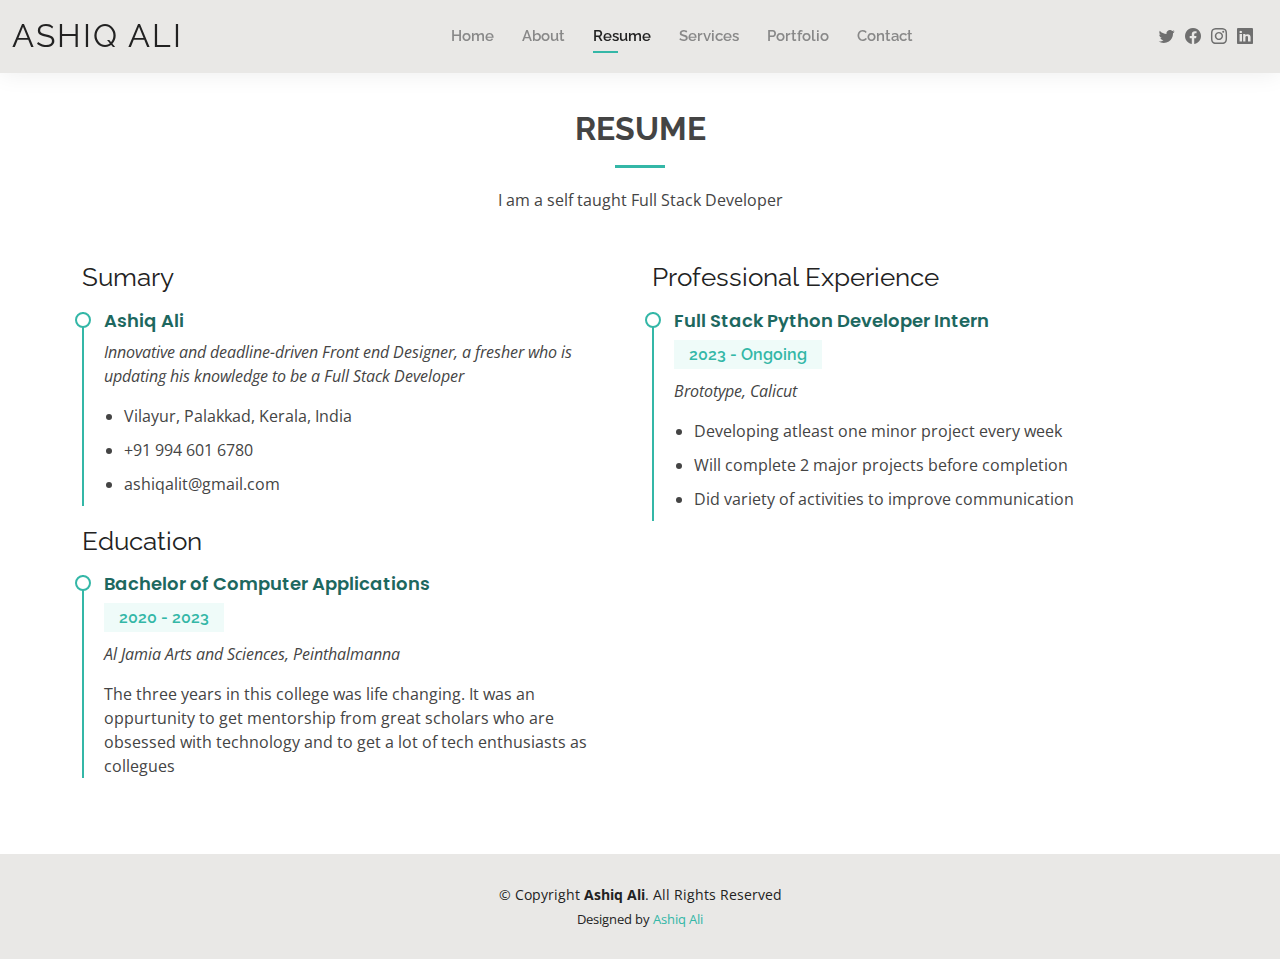
<file: resume.html>
<!DOCTYPE html>
<html lang="en">

<head>
  <meta charset="utf-8">
  <meta content="width=device-width, initial-scale=1.0" name="viewport">

  <title>Resume - Kelly Bootstrap Template</title>
  <meta content="" name="description">
  <meta content="" name="keywords">

  <!-- Favicons -->
  <link href="assets/img/favicon.png" rel="icon">
  <link href="assets/img/apple-touch-icon.png" rel="apple-touch-icon">

  <!-- Google Fonts -->
  <link href="https://fonts.googleapis.com/css?family=Open+Sans:300,300i,400,400i,600,600i,700,700i|Raleway:300,300i,400,400i,500,500i,600,600i,700,700i|Poppins:300,300i,400,400i,500,500i,600,600i,700,700i&display=swap target="_blank"" rel="stylesheet">

  <!-- Vendor CSS Files -->
  <link href="assets/vendor/aos/aos.css" rel="stylesheet">
  <link href="assets/vendor/bootstrap/css/bootstrap.min.css" rel="stylesheet">
  <link href="assets/vendor/bootstrap-icons/bootstrap-icons.css" rel="stylesheet">
  <link href="assets/vendor/boxicons/css/boxicons.min.css" rel="stylesheet">
  <link href="assets/vendor/glightbox/css/glightbox.min.css" rel="stylesheet">
  <link href="assets/vendor/swiper/swiper-bundle.min.css" rel="stylesheet">

  <!-- Template Main CSS File -->
  <link href="assets/css/style.css" rel="stylesheet">

  <!-- =======================================================
  * Template Name: Kelly
  * Updated: Jul 27 2023 with Bootstrap v5.3.1
  * Template URL: https://bootstrapmade.com/kelly-free-bootstrap-cv-resume-html-template/
  * Author: BootstrapMade.com
  * License: https://bootstrapmade.com/license/
  ======================================================== -->
</head>

<body>

  <!-- ======= Header ======= -->
  <header id="header" class="fixed-top">
    <div class="container-fluid d-flex justify-content-between align-items-center">

      <h1 class="logo me-auto me-lg-0"><a href="index.html">ASHIQ ALI</a></h1>
      <!-- Uncomment below if you prefer to use an image logo -->
      <!-- <a href="index.html" class="logo"><img src="assets/img/logo.png" alt="" class="img-fluid"></a>-->

      <nav id="navbar" class="navbar order-last order-lg-0">
        <ul>
          <li><a href="index.html">Home</a></li>
          <li><a href="about.html">About</a></li>
          <li><a class="active" href="resume.html">Resume</a></li>
          <li><a href="services.html">Services</a></li>
          <li><a href="portfolio.html">Portfolio</a></li>
          <li><a href="contact.html">Contact</a></li>
        </ul>
        <i class="bi bi-list mobile-nav-toggle"></i>
      </nav><!-- .navbar -->

      <div class="header-social-links">
        <a href="https://twitter.com/ashiqalit" class="twitter" target="_blank"><i class="bi bi-twitter"></i></a>
        <a href="https://www.facebook.com/ashiqalit/" class="facebook" target="_blank"><i class="bi bi-facebook"></i></a>
        <a href="https://www.instagram.com/ashiqali698/" class="instagram" target="_blank"><i class="bi bi-instagram"></i></a>
        <a href="https://www.linkedin.com/in/ashiqalit/" class="linkedin" target="_blank"><i class="bi bi-linkedin"></i></i></a>
      </div>

    </div>

  </header><!-- End Header -->

  <main id="main">

    <!-- ======= Resume Section ======= -->
    <section id="resume" class="resume">
      <div class="container" data-aos="fade-up">

        <div class="section-title">
          <h2>Resume</h2>
          <p>I am a self taught Full Stack Developer</p>
        </div>

        <div class="row">
          <div class="col-lg-6">
            <h3 class="resume-title">Sumary</h3>
            <div class="resume-item pb-0">
              <h4>Ashiq Ali</h4>
              <p><em>Innovative and deadline-driven Front end Designer, a fresher who is updating his knowledge to be a Full Stack Developer</em></p>
              <p>
              <ul>
                <li>Vilayur, Palakkad, Kerala, India</li>
                <li>+91 994 601 6780</li>
                <li>ashiqalit@gmail.com</li>
              </ul>
              </p>
            </div>

            <h3 class="resume-title">Education</h3>
            <div class="resume-item">
              <h4>Bachelor of Computer Applications</h4>
              <h5>2020 - 2023</h5>
              <p><em>Al Jamia Arts and Sciences, Peinthalmanna</em></p>
              <p>The three years in this college was life changing. It was an oppurtunity to get mentorship from great
                scholars who are obsessed with technology and to get a lot of tech enthusiasts as collegues</p>
            </div>
          </div>
          <div class="col-lg-6">
            <h3 class="resume-title">Professional Experience</h3>
            <div class="resume-item">
              <h4>Full Stack Python Developer Intern</h4>
              <h5>2023 - Ongoing</h5>
              <p><em>Brototype, Calicut</em></p>
              <p>
              <ul>
                <li>Developing atleast one minor project every week</li>
                <li>Will complete 2 major projects before completion</li>
                <li>Did variety of activities to improve communication</li>
              </ul>
              </p>
            </div>
          </div>
        </div>

      </div>
    </section><!-- End Resume Section -->

  </main><!-- End #main -->

  <!-- ======= Footer ======= -->
  <footer id="footer">
    <div class="container">
      <div class="copyright">
        &copy; Copyright <strong><span>Ashiq Ali</span></strong>. All Rights Reserved
      </div>
      <div class="credits">
        <!-- All the links in the footer should remain intact. -->
        <!-- You can delete the links only if you purchased the pro version. -->
        <!-- Licensing information: https://bootstrapmade.com/license/ -->
        <!-- Purchase the pro version with working PHP/AJAX contact form: https://bootstrapmade.com/kelly-free-bootstrap-cv-resume-html-template/ -->
        Designed by <a href="#">Ashiq Ali</a>
      </div>
    </div>
  </footer><!-- End  Footer -->

  <div id="preloader"></div>
  <a href="#" class="back-to-top d-flex align-items-center justify-content-center"><i class="bi bi-arrow-up-short"></i></a>

  <!-- Vendor JS Files -->
  <script src="assets/vendor/purecounter/purecounter_vanilla.js"></script>
  <script src="assets/vendor/aos/aos.js"></script>
  <script src="assets/vendor/bootstrap/js/bootstrap.bundle.min.js"></script>
  <script src="assets/vendor/glightbox/js/glightbox.min.js"></script>
  <script src="assets/vendor/isotope-layout/isotope.pkgd.min.js"></script>
  <script src="assets/vendor/swiper/swiper-bundle.min.js"></script>
  <script src="assets/vendor/waypoints/noframework.waypoints.js"></script>
  <script src="assets/vendor/php-email-form/validate.js"></script>

  <!-- Template Main JS File -->
  <script src="assets/js/main.js"></script>

</body>

</html>
</file>
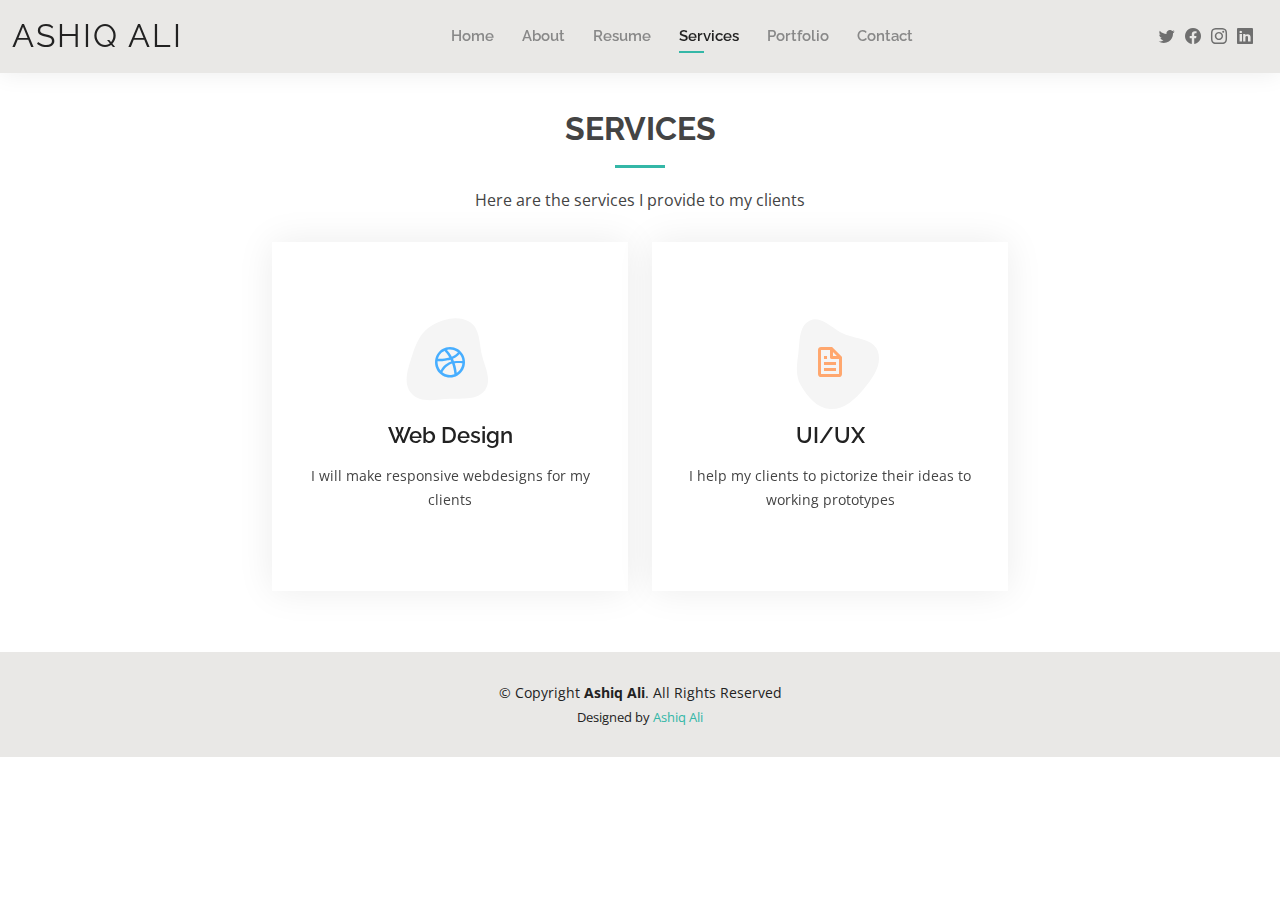
<file: services.html>
<!DOCTYPE html>
<html lang="en">

<head>
  <meta charset="utf-8">
  <meta content="width=device-width, initial-scale=1.0" name="viewport">

  <title>Services - Kelly Bootstrap Template</title>
  <meta content="" name="description">
  <meta content="" name="keywords">

  <!-- Favicons -->
  <link href="assets/img/favicon.png" rel="icon">
  <link href="assets/img/apple-touch-icon.png" rel="apple-touch-icon">

  <!-- Google Fonts -->
  <link href="https://fonts.googleapis.com/css?family=Open+Sans:300,300i,400,400i,600,600i,700,700i|Raleway:300,300i,400,400i,500,500i,600,600i,700,700i|Poppins:300,300i,400,400i,500,500i,600,600i,700,700i&display=swap" rel="stylesheet">

  <!-- Vendor CSS Files -->
  <link href="assets/vendor/aos/aos.css" rel="stylesheet">
  <link href="assets/vendor/bootstrap/css/bootstrap.min.css" rel="stylesheet">
  <link href="assets/vendor/bootstrap-icons/bootstrap-icons.css" rel="stylesheet">
  <link href="assets/vendor/boxicons/css/boxicons.min.css" rel="stylesheet">
  <link href="assets/vendor/glightbox/css/glightbox.min.css" rel="stylesheet">
  <link href="assets/vendor/swiper/swiper-bundle.min.css" rel="stylesheet">

  <!-- Template Main CSS File -->
  <link href="assets/css/style.css" rel="stylesheet">

  <!-- =======================================================
  * Template Name: Kelly
  * Updated: Jul 27 2023 with Bootstrap v5.3.1
  * Template URL: https://bootstrapmade.com/kelly-free-bootstrap-cv-resume-html-template/
  * Author: BootstrapMade.com
  * License: https://bootstrapmade.com/license/
  ======================================================== -->
</head>

<body>

  <!-- ======= Header ======= -->
  <header id="header" class="fixed-top">
    <div class="container-fluid d-flex justify-content-between align-items-center">

      <h1 class="logo me-auto me-lg-0"><a href="index.html">Ashiq Ali</a></h1>
      <!-- Uncomment below if you prefer to use an image logo -->
      <!-- <a href="index.html" class="logo"><img src="assets/img/logo.png" alt="" class="img-fluid"></a>-->

      <nav id="navbar" class="navbar order-last order-lg-0">
        <ul>
          <li><a href="index.html">Home</a></li>
          <li><a href="about.html">About</a></li>
          <li><a href="resume.html">Resume</a></li>
          <li><a class="active" href="services.html">Services</a></li>
          <li><a href="portfolio.html">Portfolio</a></li>
          <li><a href="contact.html">Contact</a></li>
        </ul>
        <i class="bi bi-list mobile-nav-toggle"></i>
      </nav><!-- .navbar -->

      <div class="header-social-links">
        <a href="https://twitter.com/ashiqalit" class="twitter" target="_blank"><i class="bi bi-twitter"></i></a>
        <a href="https://www.facebook.com/ashiqalit/" class="facebook" target="_blank"><i class="bi bi-facebook"></i></a>
        <a href="https://www.instagram.com/ashiqali698/" class="instagram" target="_blank"><i class="bi bi-instagram"></i></a>
        <a href="https://www.linkedin.com/in/ashiqalit/" class="linkedin" target="_blank"><i class="bi bi-linkedin"></i></i></a>
      </div>

    </div>

  </header><!-- End Header -->

  <main id="main">

    <!-- ======= Services Section ======= -->
    <section id="services" class="services">
      <div class="container" data-aos="fade-up">

        <div class="section-title">
          <h2>Services</h2>
          <p>Here are the services I provide to my clients</p>
        </div>

        <div class="row justify-content-center">
          <div class="col-lg-4 col-md-6 d-flex align-items-stretch" data-aos="zoom-in" data-aos-delay="100">
            <div class="icon-box iconbox-blue">
              <div class="icon">
                <svg width="100" height="100" viewBox="0 0 600 600" xmlns="http://www.w3.org/2000/svg">
                  <path stroke="none" stroke-width="0" fill="#f5f5f5" d="M300,521.0016835830174C376.1290562159157,517.8887921683347,466.0731472004068,529.7835943286574,510.70327084640275,468.03025145048787C554.3714126377745,407.6079735673963,508.03601936045806,328.9844924480964,491.2728898941984,256.3432110539036C474.5976632858925,184.082847569629,479.9380746630129,96.60480741107993,416.23090153303,58.64404602377083C348.86323505073057,18.502131276798302,261.93793281208167,40.57373210992963,193.5410806939664,78.93577620505333C130.42746243093433,114.334589627462,98.30271207620316,179.96522072025542,76.75703585869454,249.04625023123273C51.97151888228291,328.5150500222984,13.704378332031375,421.85034740162234,66.52175969318436,486.19268352777647C119.04800174914682,550.1803526380478,217.28368757567262,524.383925680826,300,521.0016835830174"></path>
                </svg>
                <i class="bx bxl-dribbble"></i>
              </div>
              <h4><a href="">Web Design</a></h4>
              <p>I will make responsive webdesigns for my clients</p>
            </div>
          </div>

          <div class="col-lg-4 col-md-6 d-flex align-items-stretch mt-4 mt-md-0" data-aos="zoom-in" data-aos-delay="200">
            <div class="icon-box iconbox-orange ">
              <div class="icon">
                <svg width="100" height="100" viewBox="0 0 600 600" xmlns="http://www.w3.org/2000/svg">
                  <path stroke="none" stroke-width="0" fill="#f5f5f5" d="M300,582.0697525312426C382.5290701553225,586.8405444964366,449.9789794690241,525.3245884688669,502.5850820975895,461.55621195738473C556.606425686781,396.0723002908107,615.8543463187945,314.28637112970534,586.6730223649479,234.56875336149918C558.9533121215079,158.8439757836574,454.9685369536778,164.00468322053177,381.49747125262974,130.76875717737553C312.15926192815925,99.40240125094834,248.97055460311594,18.661163978235184,179.8680185752513,50.54337015887873C110.5421016452524,82.52863877960104,119.82277516462835,180.83849132639028,109.12597500060166,256.43424936330496C100.08760227029461,320.3096726198365,92.17705696193138,384.0621239912766,124.79988738764834,439.7174275375508C164.83382741302287,508.01625554203684,220.96474134820875,577.5009287672846,300,582.0697525312426"></path>
                </svg>
                <i class="bx bx-file"></i>
              </div>
              <h4><a href="">UI/UX</a></h4>
              <p>I help my clients to pictorize their ideas to working prototypes</p>
            </div>
          </div>
        </div>

      </div>
    </section><!-- End Services Section -->

  </main><!-- End #main -->

  <!-- ======= Footer ======= -->
  <footer id="footer">
    <div class="container">
      <div class="copyright">
        &copy; Copyright <strong><span>Ashiq Ali</span></strong>. All Rights Reserved
      </div>
      <div class="credits">
        <!-- All the links in the footer should remain intact. -->
        <!-- You can delete the links only if you purchased the pro version. -->
        <!-- Licensing information: https://bootstrapmade.com/license/ -->
        <!-- Purchase the pro version with working PHP/AJAX contact form: https://bootstrapmade.com/kelly-free-bootstrap-cv-resume-html-template/ -->
        Designed by <a href="#">Ashiq Ali</a>
      </div>
    </div>
  </footer><!-- End  Footer -->

  <div id="preloader"></div>
  <a href="#" class="back-to-top d-flex align-items-center justify-content-center"><i class="bi bi-arrow-up-short"></i></a>

  <!-- Vendor JS Files -->
  <script src="assets/vendor/purecounter/purecounter_vanilla.js"></script>
  <script src="assets/vendor/aos/aos.js"></script>
  <script src="assets/vendor/bootstrap/js/bootstrap.bundle.min.js"></script>
  <script src="assets/vendor/glightbox/js/glightbox.min.js"></script>
  <script src="assets/vendor/isotope-layout/isotope.pkgd.min.js"></script>
  <script src="assets/vendor/swiper/swiper-bundle.min.js"></script>
  <script src="assets/vendor/waypoints/noframework.waypoints.js"></script>
  <script src="assets/vendor/php-email-form/validate.js"></script>

  <!-- Template Main JS File -->
  <script src="assets/js/main.js"></script>

</body>

</html>
</file>
<file: assets/css/style.css>
/**
* Template Name: Kelly
* Updated: Jul 27 2023 with Bootstrap v5.3.1
* Template URL: https://bootstrapmade.com/kelly-free-bootstrap-cv-resume-html-template/
* Author: BootstrapMade.com
* License: https://bootstrapmade.com/license/
*/

/*--------------------------------------------------------------
# General
--------------------------------------------------------------*/
body {
  font-family: "Open Sans", sans-serif;
  color: #444444;
}

a {
  color: #34b7a7;
  text-decoration: none;
}

a:hover {
  color: #51cdbe;
  text-decoration: none;
}

h1,
h2,
h3,
h4,
h5,
h6 {
  font-family: "Raleway", sans-serif;
}

#main {
  margin-top: 50px;
}

@media (max-width: 992px) {
  #main {
    margin-top: 30px;
  }
}

/*--------------------------------------------------------------
# Preloader
--------------------------------------------------------------*/
#preloader {
  position: fixed;
  top: 0;
  left: 0;
  right: 0;
  bottom: 0;
  z-index: 9999;
  overflow: hidden;
  background: #fff;
}

#preloader:before {
  content: "";
  position: fixed;
  top: calc(50% - 30px);
  left: calc(50% - 30px);
  border: 6px solid #34b7a7;
  border-top-color: #dcf5f2;
  border-radius: 50%;
  width: 60px;
  height: 60px;
  animation: animate-preloader 1s linear infinite;
}

@keyframes animate-preloader {
  0% {
    transform: rotate(0deg);
  }

  100% {
    transform: rotate(360deg);
  }
}

/*--------------------------------------------------------------
# Back to top button
--------------------------------------------------------------*/
.back-to-top {
  position: fixed;
  visibility: hidden;
  opacity: 0;
  right: 15px;
  bottom: 15px;
  z-index: 996;
  background: #34b7a7;
  width: 40px;
  height: 40px;
  border-radius: 50px;
  transition: all 0.4s;
}

.back-to-top i {
  font-size: 24px;
  color: #fff;
  line-height: 0;
}

.back-to-top:hover {
  background: #49cbbb;
  color: #fff;
}

.back-to-top.active {
  visibility: visible;
  opacity: 1;
}

/*--------------------------------------------------------------
# Header
--------------------------------------------------------------*/
#header {
  background: #e9e8e6;
  box-shadow: 0px 0px 25px 0 rgba(0, 0, 0, 0.08);
  z-index: 997;
  padding: 15px 0;
}

#header .logo {
  font-size: 32px;
  margin: 0;
  padding: 0;
  line-height: 1;
  font-weight: 400;
  letter-spacing: 2px;
  text-transform: uppercase;
}

#header .logo a {
  color: #222222;
}

#header .logo img {
  max-height: 40px;
}

@media (max-width: 992px) {
  #header .logo {
    font-size: 28px;
  }
}

/*--------------------------------------------------------------
# Header Social Links
--------------------------------------------------------------*/
.header-social-links {
  padding-right: 15px;
}

.header-social-links a {
  color: #6f6f6f;
  padding-left: 6px;
  display: inline-block;
  line-height: 0px;
  transition: 0.3s;
  font-size: 16px;
}

.header-social-links a:hover {
  color: #34b7a7;
}

/*--------------------------------------------------------------
# Navigation Menu
--------------------------------------------------------------*/
/**
* Desktop Navigation 
*/
.navbar {
  padding: 0;
}

.navbar ul {
  margin: 0;
  padding: 0;
  display: flex;
  list-style: none;
  align-items: center;
}

.navbar li {
  position: relative;
  padding: 10px 0 10px 28px;
}

.navbar a,
.navbar a:focus {
  display: flex;
  align-items: center;
  justify-content: space-between;
  font-family: "Raleway", sans-serif;
  font-size: 15px;
  font-weight: 600;
  color: #888888;
  white-space: nowrap;
  transition: 0.3s;
  position: relative;
}

.navbar a i,
.navbar a:focus i {
  font-size: 12px;
  line-height: 0;
  margin-left: 5px;
}

.navbar>ul>li>a:before {
  content: "";
  position: absolute;
  width: 0;
  height: 2px;
  bottom: -5px;
  left: 0;
  background-color: #34b7a7;
  visibility: hidden;
  width: 0px;
  transition: all 0.3s ease-in-out 0s;
}

.navbar a:hover:before,
.navbar li:hover>a:before,
.navbar .active:before {
  visibility: visible;
  width: 25px;
}

.navbar a:hover,
.navbar .active,
.navbar .active:focus,
.navbar li:hover>a {
  color: #222222;
}

.navbar .dropdown ul {
  display: block;
  position: absolute;
  left: 14px;
  top: calc(100% + 30px);
  margin: 0;
  padding: 10px 0;
  z-index: 99;
  opacity: 0;
  visibility: hidden;
  background: #fff;
  box-shadow: 0px 0px 30px rgba(127, 137, 161, 0.25);
  transition: 0.3s;
  border-radius: 4px;
}

.navbar .dropdown ul li {
  min-width: 200px;
  padding: 0;
}

.navbar .dropdown ul a {
  padding: 10px 20px;
  font-size: 15px;
  text-transform: none;
  font-weight: 600;
}

.navbar .dropdown ul a i {
  font-size: 12px;
}

.navbar .dropdown ul a:hover,
.navbar .dropdown ul .active:hover,
.navbar .dropdown ul li:hover>a {
  color: #34b7a7;
}

.navbar .dropdown:hover>ul {
  opacity: 1;
  top: 100%;
  visibility: visible;
}

.navbar .dropdown .dropdown ul {
  top: 0;
  left: calc(100% - 30px);
  visibility: hidden;
}

.navbar .dropdown .dropdown:hover>ul {
  opacity: 1;
  top: 0;
  left: 100%;
  visibility: visible;
}

@media (max-width: 1366px) {
  .navbar .dropdown .dropdown ul {
    left: -90%;
  }

  .navbar .dropdown .dropdown:hover>ul {
    left: -100%;
  }
}

/**
* Mobile Navigation 
*/
.mobile-nav-toggle {
  color: #222222;
  font-size: 28px;
  cursor: pointer;
  display: none;
  line-height: 0;
  transition: 0.5s;
}

.mobile-nav-toggle.bi-x {
  color: #fff;
}

@media (max-width: 991px) {
  .mobile-nav-toggle {
    display: block;
  }

  .navbar ul {
    display: none;
  }
}

.navbar-mobile {
  position: fixed;
  overflow: hidden;
  top: 0;
  right: 0;
  left: 0;
  bottom: 0;
  background: rgba(9, 9, 9, 0.9);
  transition: 0.3s;
  z-index: 999;
}

.navbar-mobile .mobile-nav-toggle {
  position: absolute;
  top: 15px;
  right: 15px;
}

.navbar-mobile ul {
  display: block;
  position: absolute;
  top: 55px;
  right: 15px;
  bottom: 15px;
  left: 15px;
  padding: 10px 0;
  border-radius: 10px;
  background-color: #fff;
  overflow-y: auto;
  transition: 0.3s;
}

.navbar-mobile a,
.navbar-mobile a:focus {
  font-size: 15px;
  padding-right: 15px;
  color: #222222;
}

.navbar-mobile a:hover,
.navbar-mobile .active,
.navbar-mobile li:hover>a {
  color: #34b7a7;
}

.navbar-mobile .getstarted,
.navbar-mobile .getstarted:focus {
  margin: 15px;
}

.navbar-mobile .dropdown ul {
  position: static;
  display: none;
  margin: 10px 20px;
  padding: 10px 0;
  z-index: 99;
  opacity: 1;
  visibility: visible;
  background: #fff;
  box-shadow: 0px 0px 30px rgba(127, 137, 161, 0.25);
}

.navbar-mobile .dropdown ul li {
  min-width: 200px;
}

.navbar-mobile .dropdown ul a {
  padding: 10px 20px;
}

.navbar-mobile .dropdown ul a i {
  font-size: 12px;
}

.navbar-mobile .dropdown ul a:hover,
.navbar-mobile .dropdown ul .active:hover,
.navbar-mobile .dropdown ul li:hover>a {
  color: #34b7a7;
}

.navbar-mobile .dropdown>.dropdown-active {
  display: block;
}

/*--------------------------------------------------------------
# Hero Section
--------------------------------------------------------------*/
#hero {
  width: 100%;
  height: 100vh;
  background: url("../img/hero-bg.jpg") top right;
  background-size: cover;
}

#hero .container {
  padding-top: 70px;
  position: relative;
}

@media (max-width: 992px) {
  #hero .container {
    padding-top: 58px;
  }
}

#hero h1 {
  margin: 0;
  font-size: 48px;
  font-weight: 700;
  line-height: 56px;
  color: #e2e2e2;
}

#hero h2 {
  color: #959595;
  margin: 10px 0 0 0;
  font-size: 22px;
}

#hero .btn-about {
  font-family: "Raleway", sans-serif;
  text-transform: uppercase;
  font-weight: 600;
  font-size: 12px;
  letter-spacing: 1px;
  display: inline-block;
  padding: 12px 40px;
  border-radius: 50px;
  transition: 0.5s;
  margin-top: 30px;
  color: #000000;
  background: #34b7a7;
}

#hero .btn-about:hover {
  background: #3dc8b7;
}

@media (min-width: 1024px) {
  #hero {
    background-attachment: fixed;
  }
}

@media (max-width: 992px) {
  #hero:before {
    content: "";
    background: rgba(255, 255, 255, 0.8);
    position: absolute;
    bottom: 0;
    top: 0;
    left: 0;
    right: 0;
  }

  #hero h1 {
    font-size: 28px;
    line-height: 36px;
  }

  #hero h2 {
    font-size: 18px;
    line-height: 24px;
  }
}

/*--------------------------------------------------------------
# Sections General
--------------------------------------------------------------*/
section {
  padding: 60px 0;
}

.section-bg {
  background-color: #e7f8f6;
}

.section-title {
  text-align: center;
  padding-bottom: 30px;
}

.section-title h2 {
  font-size: 32px;
  font-weight: bold;
  text-transform: uppercase;
  margin-bottom: 20px;
  padding-bottom: 20px;
  position: relative;
}

.section-title h2::after {
  content: "";
  position: absolute;
  display: block;
  width: 50px;
  height: 3px;
  background: #34b7a7;
  bottom: 0;
  left: calc(50% - 25px);
}

.section-title p {
  margin-bottom: 0;
}

/*--------------------------------------------------------------
# Cta
--------------------------------------------------------------*/
.cta {
  background: linear-gradient(rgba(0, 0, 0, 0.6), rgba(0, 0, 0, 0.6)), url("../img/bg-1.jpg") fixed center center;
  background-size: cover;
  padding: 80px 0;
}

.cta h3 {
  color: #fff;
  font-size: 28px;
  font-weight: 700;
}

.cta p {
  color: #fff;
}

.cta .cta-btn {
  font-family: "Raleway", sans-serif;
  text-transform: uppercase;
  font-weight: 500;
  font-size: 16px;
  letter-spacing: 1px;
  display: inline-block;
  padding: 8px 20px;
  border-radius: 2px;
  transition: 0.5s;
  margin: 10px;
  border: 2px solid #fff;
  color: #fff;
}

.cta .cta-btn:hover {
  background: #34b7a7;
  border: 2px solid #34b7a7;
}

@media (max-width: 1024px) {
  .cta {
    background-attachment: scroll;
  }
}

@media (min-width: 769px) {
  .cta .cta-btn-container {
    display: flex;
    align-items: center;
    justify-content: flex-end;
  }
}

/*--------------------------------------------------------------
# About
--------------------------------------------------------------*/
.about .content h3 {
  font-weight: 700;
  font-size: 26px;
  color: #555555;
}

.about .content ul {
  list-style: none;
  padding: 0;
}

.about .content ul li {
  padding-bottom: 10px;
}

.about .content ul i {
  font-size: 20px;
  padding-right: 2px;
  color: #34b7a7;
}

.about .content p:last-child {
  margin-bottom: 0;
}

/*--------------------------------------------------------------
# Skills
--------------------------------------------------------------*/
.skills .progress {
  height: 60px;
  display: block;
  background: none;
  border-radius: 0;
}

.skills .progress .skill {
  padding: 10px 0;
  margin: 0 0 6px 0;
  text-transform: uppercase;
  display: block;
  font-weight: 600;
  font-family: "Poppins", sans-serif;
  color: #222222;
}

.skills .progress .skill .val {
  float: right;
  font-style: normal;
}

.skills .progress-bar-wrap {
  background: #f3f3f3;
}

.skills .progress-bar {
  width: 1px;
  height: 10px;
  transition: 0.9s;
  background-color: #34b7a7;
}

/*--------------------------------------------------------------
# Facts
--------------------------------------------------------------*/
.facts .counters span {
  font-size: 48px;
  display: block;
  color: #34b7a7;
}

.facts .counters p {
  padding: 0;
  margin: 0 0 20px 0;
  font-family: "Raleway", sans-serif;
  font-size: 14px;
}

/*--------------------------------------------------------------
# Testimonials
--------------------------------------------------------------*/
.testimonials .section-header {
  margin-bottom: 40px;
}

.testimonials .testimonials-carousel,
.testimonials .testimonials-slider {
  overflow: hidden;
}

.testimonials .testimonial-item {
  text-align: center;
}

.testimonials .testimonial-item .testimonial-img {
  width: 120px;
  border-radius: 50%;
  border: 4px solid #fff;
  margin: 0 auto;
}

.testimonials .testimonial-item h3 {
  font-size: 20px;
  font-weight: bold;
  margin: 10px 0 5px 0;
  color: #111;
}

.testimonials .testimonial-item h4 {
  font-size: 14px;
  color: #999;
  margin: 0 0 15px 0;
}

.testimonials .testimonial-item .quote-icon-left,
.testimonials .testimonial-item .quote-icon-right {
  color: #c8efea;
  font-size: 26px;
}

.testimonials .testimonial-item .quote-icon-left {
  display: inline-block;
  left: -5px;
  position: relative;
}

.testimonials .testimonial-item .quote-icon-right {
  display: inline-block;
  right: -5px;
  position: relative;
  top: 10px;
}

.testimonials .testimonial-item p {
  font-style: italic;
  margin: 0 auto 15px auto;
}

@media (min-width: 992px) {
  .testimonials .testimonial-item p {
    width: 80%;
  }
}

.testimonials .swiper-pagination {
  margin-top: 20px;
  position: relative;
}

.testimonials .swiper-pagination .swiper-pagination-bullet {
  width: 12px;
  height: 12px;
  background-color: #fff;
  opacity: 1;
  border: 1px solid #34b7a7;
}

.testimonials .swiper-pagination .swiper-pagination-bullet-active {
  background-color: #34b7a7;
}

/*--------------------------------------------------------------
# Resume
--------------------------------------------------------------*/
.resume .resume-title {
  font-size: 26px;
  font-weight: 400;
  margin-top: 20px;
  margin-bottom: 20px;
  color: #222222;
}

.resume .resume-item {
  padding: 0 0 20px 20px;
  margin-top: -2px;
  border-left: 2px solid #34b7a7;
  position: relative;
}

.resume .resume-item h4 {
  line-height: 18px;
  font-size: 18px;
  font-weight: 600;
  font-family: "Poppins", sans-serif;
  color: #1d685f;
  margin-bottom: 10px;
}

.resume .resume-item h5 {
  font-size: 16px;
  background: #effbf9;
  padding: 5px 15px;
  display: inline-block;
  font-weight: 600;
  margin-bottom: 10px;
  color: #34b7a7;
}

.resume .resume-item ul {
  padding-left: 20px;
}

.resume .resume-item ul li {
  padding-bottom: 10px;
}

.resume .resume-item:last-child {
  padding-bottom: 0;
}

.resume .resume-item::before {
  content: "";
  position: absolute;
  width: 16px;
  height: 16px;
  border-radius: 50px;
  left: -9px;
  top: 0;
  background: #fff;
  border: 2px solid #34b7a7;
}

/*--------------------------------------------------------------
# Services
--------------------------------------------------------------*/
.services .icon-box {
  text-align: center;
  padding: 70px 20px 80px 20px;
  transition: all ease-in-out 0.3s;
  background: #fff;
  box-shadow: 0px 0 35px 0 rgba(0, 0, 0, 0.08);
}

.services .icon-box .icon {
  margin: 0 auto;
  width: 100px;
  height: 100px;
  display: flex;
  align-items: center;
  justify-content: center;
  transition: ease-in-out 0.3s;
  position: relative;
}

.services .icon-box .icon i {
  font-size: 36px;
  transition: 0.5s;
  position: relative;
}

.services .icon-box .icon svg {
  position: absolute;
  top: 0;
  left: 0;
}

.services .icon-box .icon svg path {
  transition: 0.5s;
  fill: #f5f5f5;
}

.services .icon-box h4 {
  font-weight: 600;
  margin: 10px 0 15px 0;
  font-size: 22px;
}

.services .icon-box h4 a {
  color: #222222;
  transition: ease-in-out 0.3s;
}

.services .icon-box p {
  line-height: 24px;
  font-size: 14px;
  margin-bottom: 0;
}

.services .iconbox-blue i {
  color: #47aeff;
}

.services .iconbox-blue:hover .icon i {
  color: #fff;
}

.services .iconbox-blue:hover .icon path {
  fill: #47aeff;
}

.services .iconbox-orange i {
  color: #ffa76e;
}

.services .iconbox-orange:hover .icon i {
  color: #fff;
}

.services .iconbox-orange:hover .icon path {
  fill: #ffa76e;
}

.services .iconbox-pink i {
  color: #e80368;
}

.services .iconbox-pink:hover .icon i {
  color: #fff;
}

.services .iconbox-pink:hover .icon path {
  fill: #e80368;
}

.services .iconbox-yellow i {
  color: #ffbb2c;
}

.services .iconbox-yellow:hover .icon i {
  color: #fff;
}

.services .iconbox-yellow:hover .icon path {
  fill: #ffbb2c;
}

.services .iconbox-red i {
  color: #ff5828;
}

.services .iconbox-red:hover .icon i {
  color: #fff;
}

.services .iconbox-red:hover .icon path {
  fill: #ff5828;
}

.services .iconbox-teal i {
  color: #11dbcf;
}

.services .iconbox-teal:hover .icon i {
  color: #fff;
}

.services .iconbox-teal:hover .icon path {
  fill: #11dbcf;
}

/*--------------------------------------------------------------
# Portfolio
--------------------------------------------------------------*/
.portfolio .portfolio-item {
  margin-bottom: 30px;
}

.portfolio #portfolio-flters {
  padding: 0;
  margin: 0 auto 20px auto;
  list-style: none;
  text-align: center;
}

.portfolio #portfolio-flters li {
  cursor: pointer;
  display: inline-block;
  padding: 8px 16px 10px 16px;
  font-size: 13px;
  font-weight: 500;
  line-height: 1;
  text-transform: uppercase;
  color: #444444;
  margin-bottom: 5px;
  transition: all 0.3s ease-in-out;
  border-radius: 50px;
}

.portfolio #portfolio-flters li:hover,
.portfolio #portfolio-flters li.filter-active {
  color: #fff;
  background: #34b7a7;
}

.portfolio #portfolio-flters li:last-child {
  margin-right: 0;
}

.portfolio .portfolio-wrap {
  transition: 0.3s;
  position: relative;
  overflow: hidden;
  z-index: 1;
  background: rgba(34, 34, 34, 0.6);
}

.portfolio .portfolio-wrap::before {
  content: "";
  background: rgba(34, 34, 34, 0.6);
  position: absolute;
  left: 0;
  right: 0;
  top: 0;
  bottom: 0;
  transition: all ease-in-out 0.3s;
  z-index: 2;
  opacity: 0;
}

.portfolio .portfolio-wrap img {
  transition: all ease-in-out 0.3s;
}

.portfolio .portfolio-wrap .portfolio-info {
  opacity: 0;
  position: absolute;
  top: 0;
  left: 0;
  right: 0;
  bottom: 0;
  z-index: 3;
  transition: all ease-in-out 0.3s;
  display: flex;
  flex-direction: column;
  justify-content: flex-end;
  align-items: flex-start;
  padding: 20px;
}

.portfolio .portfolio-wrap .portfolio-info h4 {
  font-size: 20px;
  color: #fff;
  font-weight: 600;
}

.portfolio .portfolio-wrap .portfolio-info p {
  color: rgba(255, 255, 255, 0.7);
  font-size: 14px;
  text-transform: uppercase;
  padding: 0;
  margin: 0;
  font-style: italic;
}

.portfolio .portfolio-wrap .portfolio-links {
  text-align: center;
  z-index: 4;
}

.portfolio .portfolio-wrap .portfolio-links a {
  color: #fff;
  margin: 0 5px 0 0;
  font-size: 28px;
  display: inline-block;
  transition: 0.3s;
}

.portfolio .portfolio-wrap .portfolio-links a:hover {
  color: #78d9cd;
}

.portfolio .portfolio-wrap:hover::before {
  opacity: 1;
}

.portfolio .portfolio-wrap:hover img {
  transform: scale(1.2);
}

.portfolio .portfolio-wrap:hover .portfolio-info {
  opacity: 1;
}

/*--------------------------------------------------------------
# Portfolio Details
--------------------------------------------------------------*/
.portfolio-details {
  padding-top: 0;
}

.portfolio-details .portfolio-details-slider img {
  width: 100%;
}

.portfolio-details .portfolio-details-slider .swiper-pagination {
  margin-top: 20px;
  position: relative;
}

.portfolio-details .portfolio-details-slider .swiper-pagination .swiper-pagination-bullet {
  width: 12px;
  height: 12px;
  background-color: #fff;
  opacity: 1;
  border: 1px solid #34b7a7;
}

.portfolio-details .portfolio-details-slider .swiper-pagination .swiper-pagination-bullet-active {
  background-color: #34b7a7;
}

.portfolio-details .portfolio-info {
  padding: 30px;
  box-shadow: 0px 0 30px rgba(34, 34, 34, 0.08);
}

.portfolio-details .portfolio-info h3 {
  font-size: 22px;
  font-weight: 700;
  margin-bottom: 20px;
  padding-bottom: 20px;
  border-bottom: 1px solid #eee;
}

.portfolio-details .portfolio-info ul {
  list-style: none;
  padding: 0;
  font-size: 15px;
}

.portfolio-details .portfolio-info ul li+li {
  margin-top: 10px;
}

.portfolio-details .portfolio-description {
  padding-top: 30px;
}

.portfolio-details .portfolio-description h2 {
  font-size: 26px;
  font-weight: 700;
  margin-bottom: 20px;
}

.portfolio-details .portfolio-description p {
  padding: 0;
}

/*--------------------------------------------------------------
# Contact
--------------------------------------------------------------*/
.contact .info {
  width: 100%;
  background: #fff;
}

.contact .info i {
  font-size: 20px;
  color: #34b7a7;
  float: left;
  width: 44px;
  height: 44px;
  background: #effbf9;
  display: flex;
  justify-content: center;
  align-items: center;
  border-radius: 50px;
  transition: all 0.3s ease-in-out;
}

.contact .info h4 {
  padding: 0 0 0 60px;
  font-size: 22px;
  font-weight: 600;
  margin-bottom: 5px;
  color: #222222;
}

.contact .info p {
  padding: 0 0 0 60px;
  margin-bottom: 0;
  font-size: 14px;
  color: #555555;
}

.contact .info .email,
.contact .info .phone {
  margin-top: 40px;
}

.contact .info .email:hover i,
.contact .info .address:hover i,
.contact .info .phone:hover i {
  background: #34b7a7;
  color: #fff;
}

.contact .php-email-form {
  width: 100%;
  background: #fff;
}

.contact .php-email-form .form-group {
  padding-bottom: 8px;
}

.contact .php-email-form .error-message {
  display: none;
  color: #fff;
  background: #ed3c0d;
  text-align: center;
  padding: 15px;
  font-weight: 600;
}

.contact .php-email-form .sent-message {
  display: none;
  color: #fff;
  background: #18d26e;
  text-align: center;
  padding: 15px;
  font-weight: 600;
}

.contact .php-email-form .loading {
  display: none;
  background: #fff;
  text-align: center;
  padding: 15px;
}

.contact .php-email-form .loading:before {
  content: "";
  display: inline-block;
  border-radius: 50%;
  width: 24px;
  height: 24px;
  margin: 0 10px -6px 0;
  border: 3px solid #18d26e;
  border-top-color: #eee;
  animation: animate-loading 1s linear infinite;
}

.contact .php-email-form input,
.contact .php-email-form textarea {
  border-radius: 4px;
  box-shadow: none;
  font-size: 14px;
}

.contact .php-email-form input:focus,
.contact .php-email-form textarea:focus {
  border-color: #34b7a7;
}

.contact .php-email-form input {
  height: 44px;
}

.contact .php-email-form textarea {
  padding: 10px 12px;
}

.contact .php-email-form button[type=submit] {
  background: #34b7a7;
  border: 0;
  padding: 10px 30px 12px 30px;
  color: #fff;
  transition: 0.4s;
  border-radius: 50px;
}

.contact .php-email-form button[type=submit]:hover {
  background: #3dc8b7;
}

@keyframes animate-loading {
  0% {
    transform: rotate(0deg);
  }

  100% {
    transform: rotate(360deg);
  }
}

/*--------------------------------------------------------------
# Footer
--------------------------------------------------------------*/
#footer {
  background: #e9e8e6;
  padding: 30px 0;
  color: #222222;
  font-size: 14px;
  text-align: center;
}

#footer .credits {
  padding-top: 5px;
  font-size: 13px;
}

#footer .credits a {
  color: #34b7a7;
}
</file>
